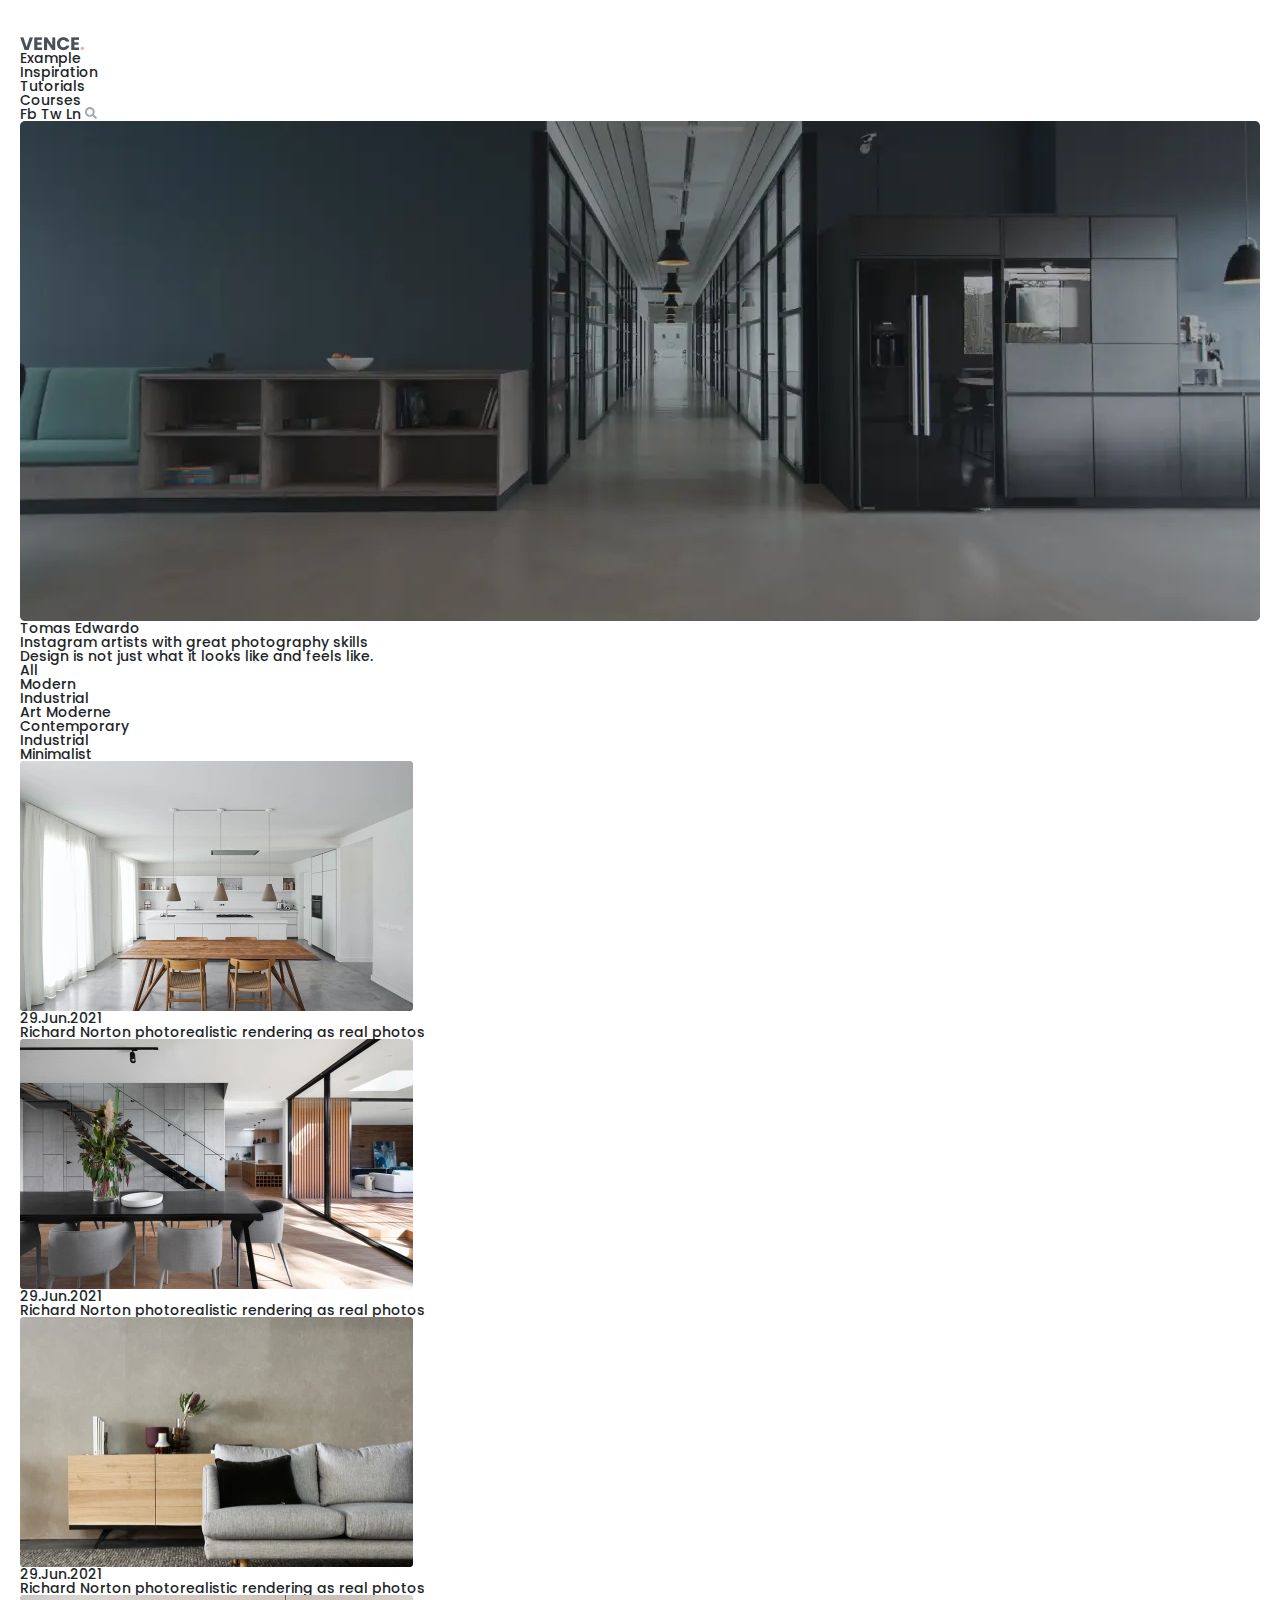
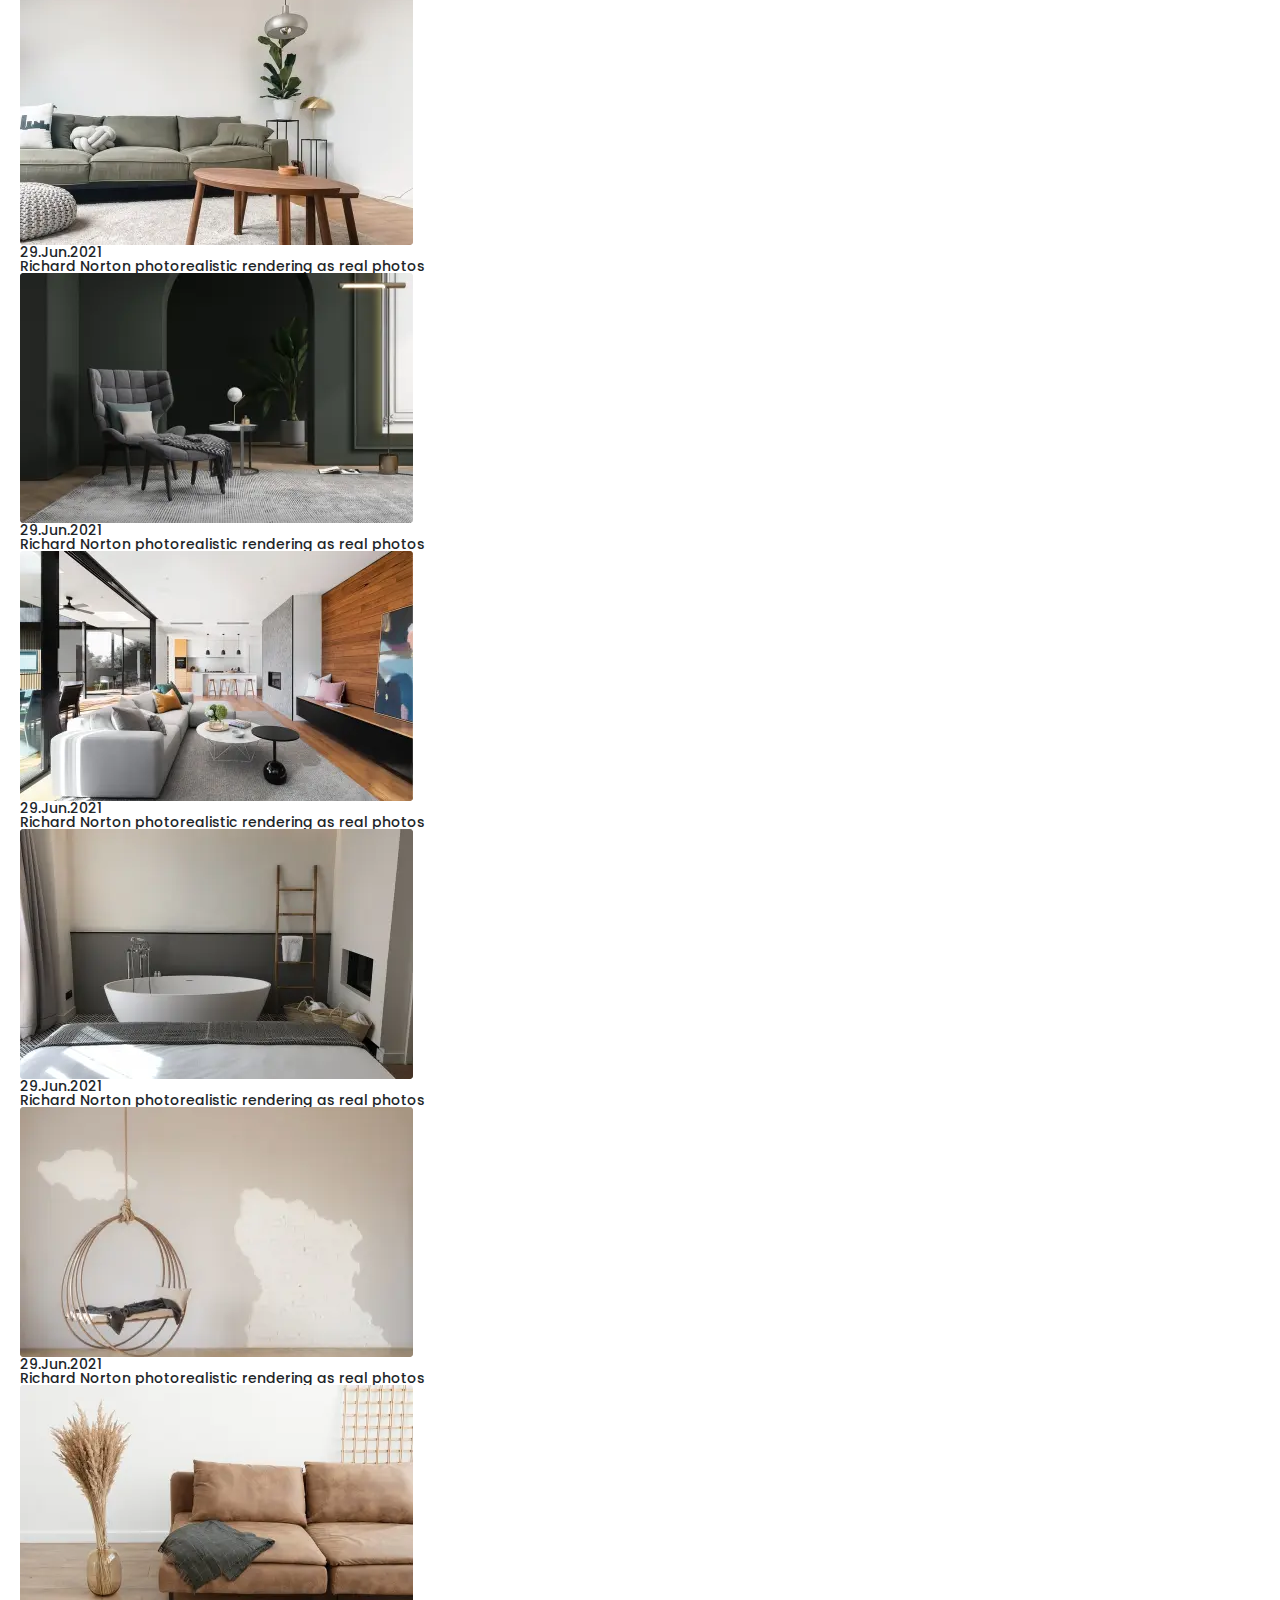
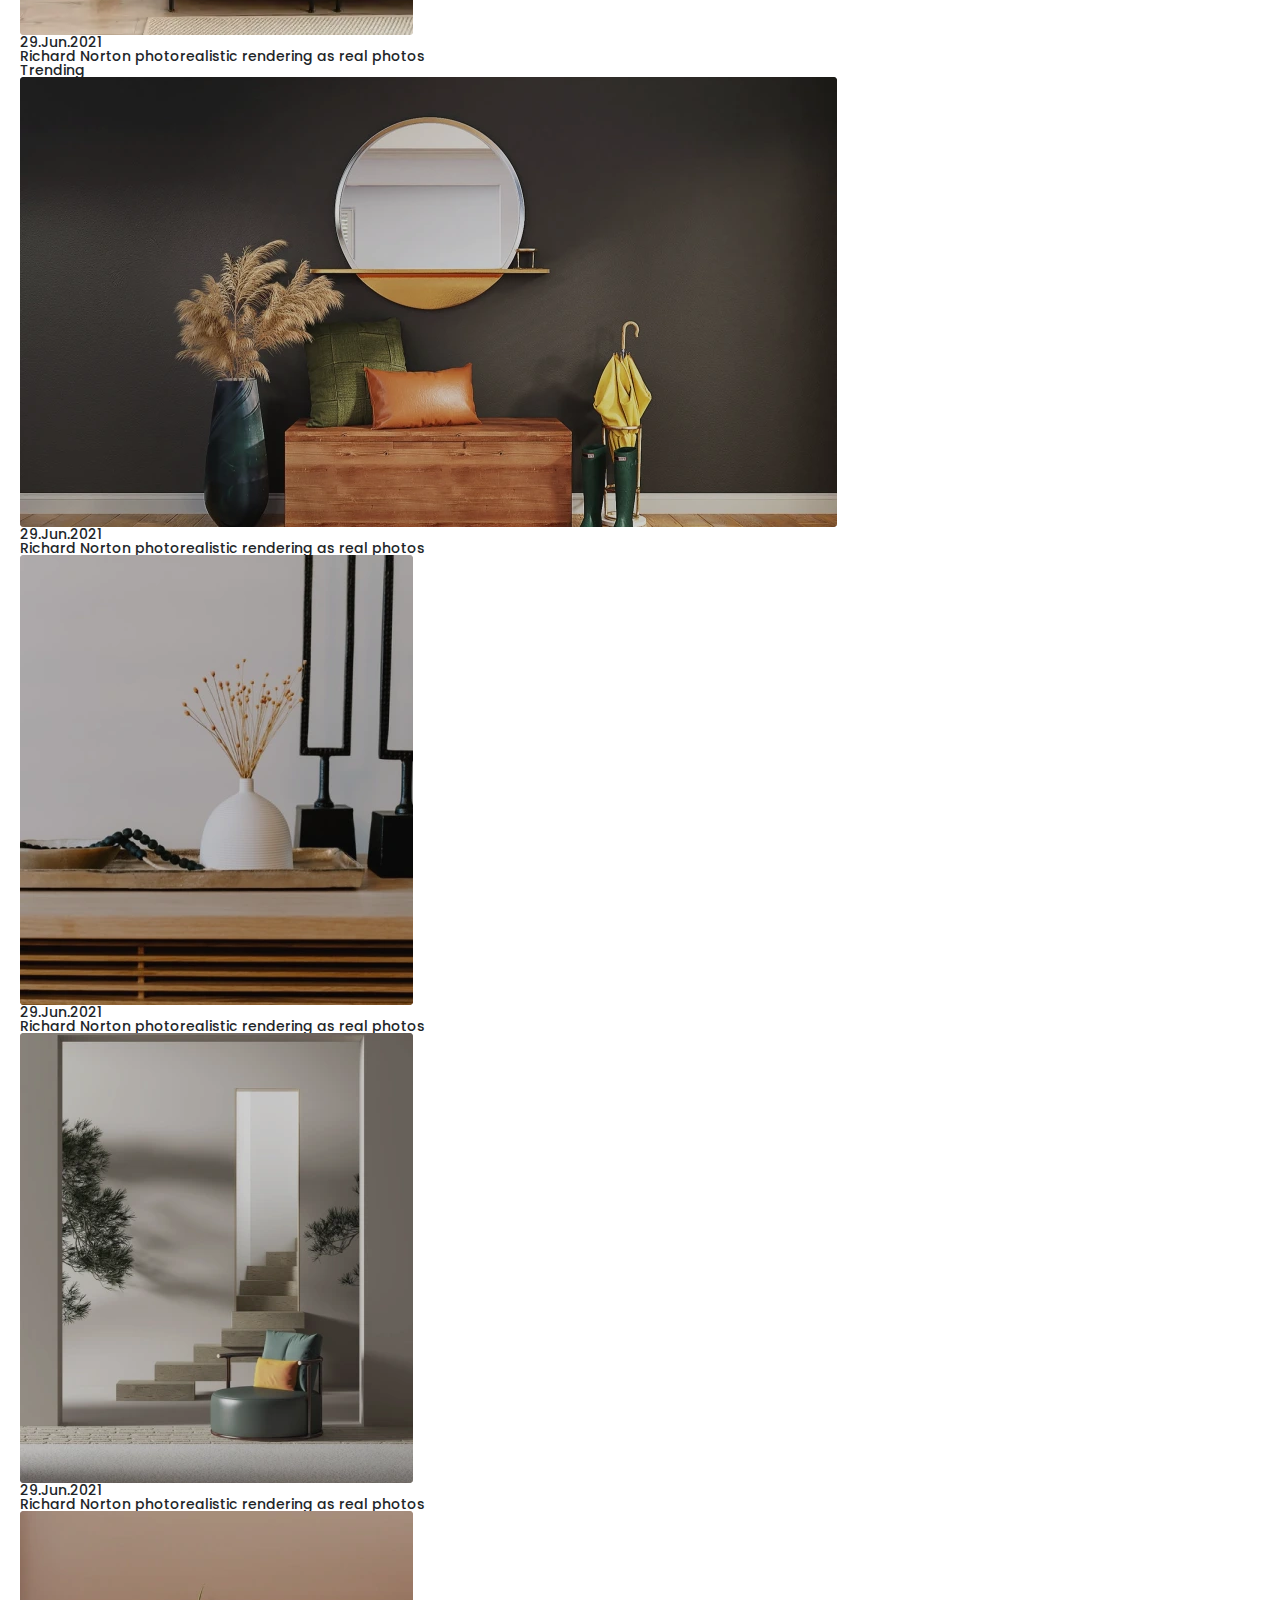
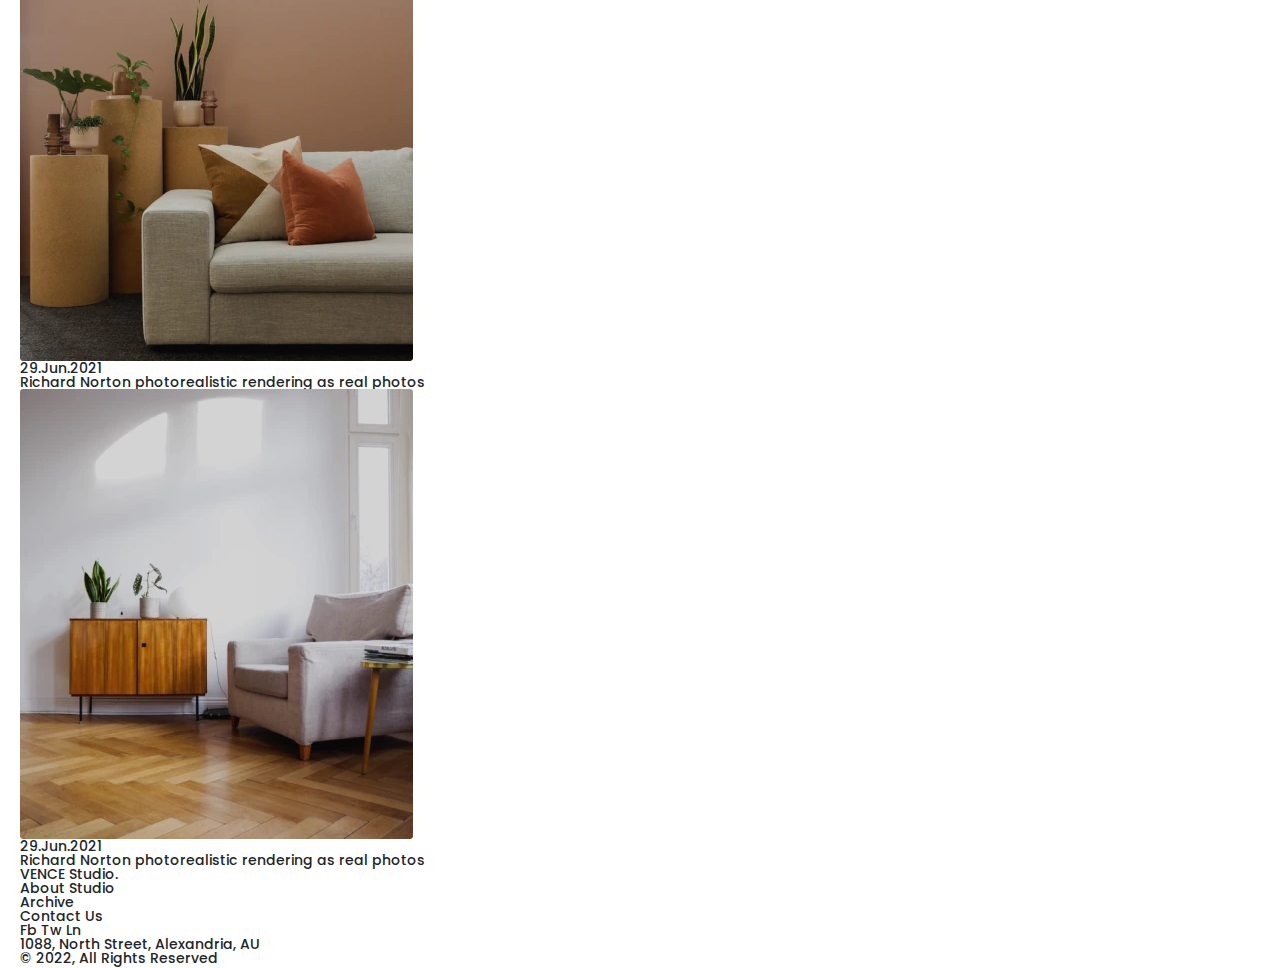
<file: lesson_10/index.html>
<!DOCTYPE html>
<html lang="en">

<head>
    <meta charset="UTF-8">
    <meta name="viewport" content="width=device-width, initial-scale=1.0">
    <link rel="preconnect" href="https://fonts.googleapis.com">
    <link rel="preconnect" href="https://fonts.gstatic.com" crossorigin>
    <link href="https://fonts.googleapis.com/css2?family=Poppins:wght@300;500;700&display=swap" rel="stylesheet">
    <link rel="stylesheet" href="css/style.css">
    <title>Lesson 10</title>
</head>

<body>
    <header>
        <div class="header">
            <div class="header__container">
                <div class="header__nav">
                    <div class="header__logo">
                        <a href="#">
                            <img src="img/logo.png" alt="logo">
                        </a>
                    </div>
                    <div class="header__links">
                        <ul>
                            <li>
                                <a target="_blank" href="#">Example</a>
                            </li>
                            <li>
                                <a target="_blank" href="#">Inspiration</a>
                            </li>
                            <li>
                                <a target="_blank" href="#">Tutorials</a>
                            </li>
                            <li>
                                <a target="_blank" href="#">Courses</a>
                            </li>
                        </ul>
                    </div>
                    <div class="header__socials">
                        <a target="_blank" href="https://uk-ua.facebook.com/">Fb</a>
                        <a target="_blank" href="https://twitter.com/">Tw</a>
                        <a target="_blank" href="https://www.linkedin.com/">Ln</a>
                        <a href="#">
                            <img src="img/icon_search.svg" alt="icon_search">
                        </a>
                    </div>
                </div>
            </div>
        </div>
    </header>

    <main>
        <div class="main__container">
            <a class="block-header" href="#">
                <img class="block-header__image" src="img/webp/header.webp" alt="header-backgraund">
                <div class="block-header__label">Tomas Edwardo</div>
                <h2 class="block-header__title title">Instagram artists with great
                photography skills</h2>
            </a>
        </div>

        <div class="block-cards__container">
            <h2 class="block-cards__title title">Design is not just what it looks like and feels like.</h2>
            <ul class="block-cards__list">
                <li>
                    <a href="#">All</a>
                </li>
                <li>
                    <a href="#">Modern</a>
                </li>
                <li>
                    <a href="#">Industrial</a>
                </li>
                <li>
                    <a href="#">Art Moderne</a>
                </li>
                <li>
                    <a href="#">Contemporary</a>
                </li>
                <li><a href="#">Industrial</a>
                </li>
                <li>
                    <a href="#">Minimalist</a>
                </li>
            </ul>

            <div class="block-cards__items">
                <a class="block-cards__item item" href="#">
                    <img class="item__img" src="img/webp/01.webp" alt="img">
                    <div class="item__date">29.Jun.2021</div>
                    <div class="item__title">Richard Norton photorealistic rendering as real photos</div>
                </a>

                <a class="block-cards__item item" href="#">
                    <img class="item__img" src="img/webp/02.webp" alt="img">
                    <div class="item__date">29.Jun.2021</div>
                    <div class="item__title">Richard Norton photorealistic rendering as real photos</div>
                </a>
                

                <a class="block-cards__item item" href="#">
                    <img class="item__img" src="img/webp/03.webp" alt="img">
                    <div class="item__date">29.Jun.2021</div>
                    <div class="item__title">Richard Norton photorealistic rendering as real photos</div>
                </a>
            

                <a class="block-cards__item item" href="#">
                    <img class="item__img" src="img/webp/04.webp" alt="img">
                    <div class="item__date">29.Jun.2021</div>
                    <div class="item__title">Richard Norton photorealistic rendering as real photos</div>
                </a>
                
                <a class="block-cards__item item" href="#">
                    <img class="item__img" src="img/webp/05.webp" alt="img">
                    <div class="item__date">29.Jun.2021</div>
                    <div class="item__title">Richard Norton photorealistic rendering as real photos</div>
                </a>
            

                <a class="block-cards__item item" href="#">
                    <img class="item__img" src="img/webp/06.webp" alt="img">
                    <div class="item__date">29.Jun.2021</div>
                    <div class="item__title">Richard Norton photorealistic rendering as real photos</div>
                </a>

                <a class="block-cards__item item" href="#">
                    <img class="item__img" src="img/webp/07.webp" alt="img">
                    <div class="item__date">29.Jun.2021</div>
                    <div class="item__title">Richard Norton photorealistic rendering as real photos</div>
                </a>

                <a class="block-cards__item item" href="#">
                    <img class="item__img" src="img/webp/08.webp" alt="img">
                    <div class="item__date">29.Jun.2021</div>
                    <div class="item__title">Richard Norton photorealistic rendering as real photos</div>
                </a>

                <a class="block-cards__item item" href="#">
                    <img class="item__img" src="img/webp/09.webp" alt="img">
                    <div class="item__date">29.Jun.2021</div>
                    <div class="item__title">Richard Norton photorealistic rendering as real photos</div>
                </a>
            </div>
        </div>

        <div class="block-lower__container">
            <h2 class="block-lower__title tile ">Trending</h2>  
            <div class="block-lower__items">
                
                <a class="block-lower__item item item_picture" href="#">
                    <img class="item__img" src="img/webp/10.webp" alt="img">
                    <div class="item__date">29.Jun.2021</div>
                    <div class="item__title">Richard Norton photorealistic rendering as real photos</div>
                </a>

                <a class="block-lower__item item item_picture" href="#">
                    <img class="item__img" src="img/webp/11.webp" alt="img">
                    <div class="item__date">29.Jun.2021</div>
                    <div class="item__title">Richard Norton photorealistic rendering as real photos</div>
                </a>

                <a class="block-lower__item item item_picture" href="#">
                    <img class="item__img" src="img/webp/12.webp" alt="img">
                    <div class="item__date">29.Jun.2021</div>
                    <div class="item__title">Richard Norton photorealistic rendering as real photos</div>
                </a>

                <a class="block-lower__item item item_picture" href="#">
                    <img class="item__img" src="img/webp/13.webp" alt="img">
                    <div class="item__date">29.Jun.2021</div>
                    <div class="item__title">Richard Norton photorealistic rendering as real photos</div>
                </a>

                <a class="block-lower__item item item_picture" href="#">
                    <img class="item__img" src="img/webp/14.webp" alt="img">
                    <div class="item__date">29.Jun.2021</div>
                    <div class="item__title">Richard Norton photorealistic rendering as real photos</div>
                </a>
                
            </div>
        </div>
    </main>

    <footer class="footer">
        <div class="footer__container">
            <div class="footer__top row">
                <div class="row__logo">VENCE Studio.</div>
                <ul class="row__menu">
                    <li class="row__list">
                        <a href="#">About Studio</a>
                    </li>
                    <li class="row__list">
                        <a href="#">Archive</a>
                    </li>
                    <li class="row__list">
                        <a href="#">Contact Us</a>
                    </li>
                </ul>
                <div class="row__link">
                    <a href="#">Fb</a>
                    <a href="#">Tw</a>
                    <a href="#">Ln</a>
                </div>
            </div>
            <div class="footer__value">
                <div class="footer__adress">1088, North Street, Alexandria, AU</div>
                <div class="footer__year">© 2022, All Rights Reserved</div>
            </div>
        </div>
    </footer>


</body>

</html>
</file>
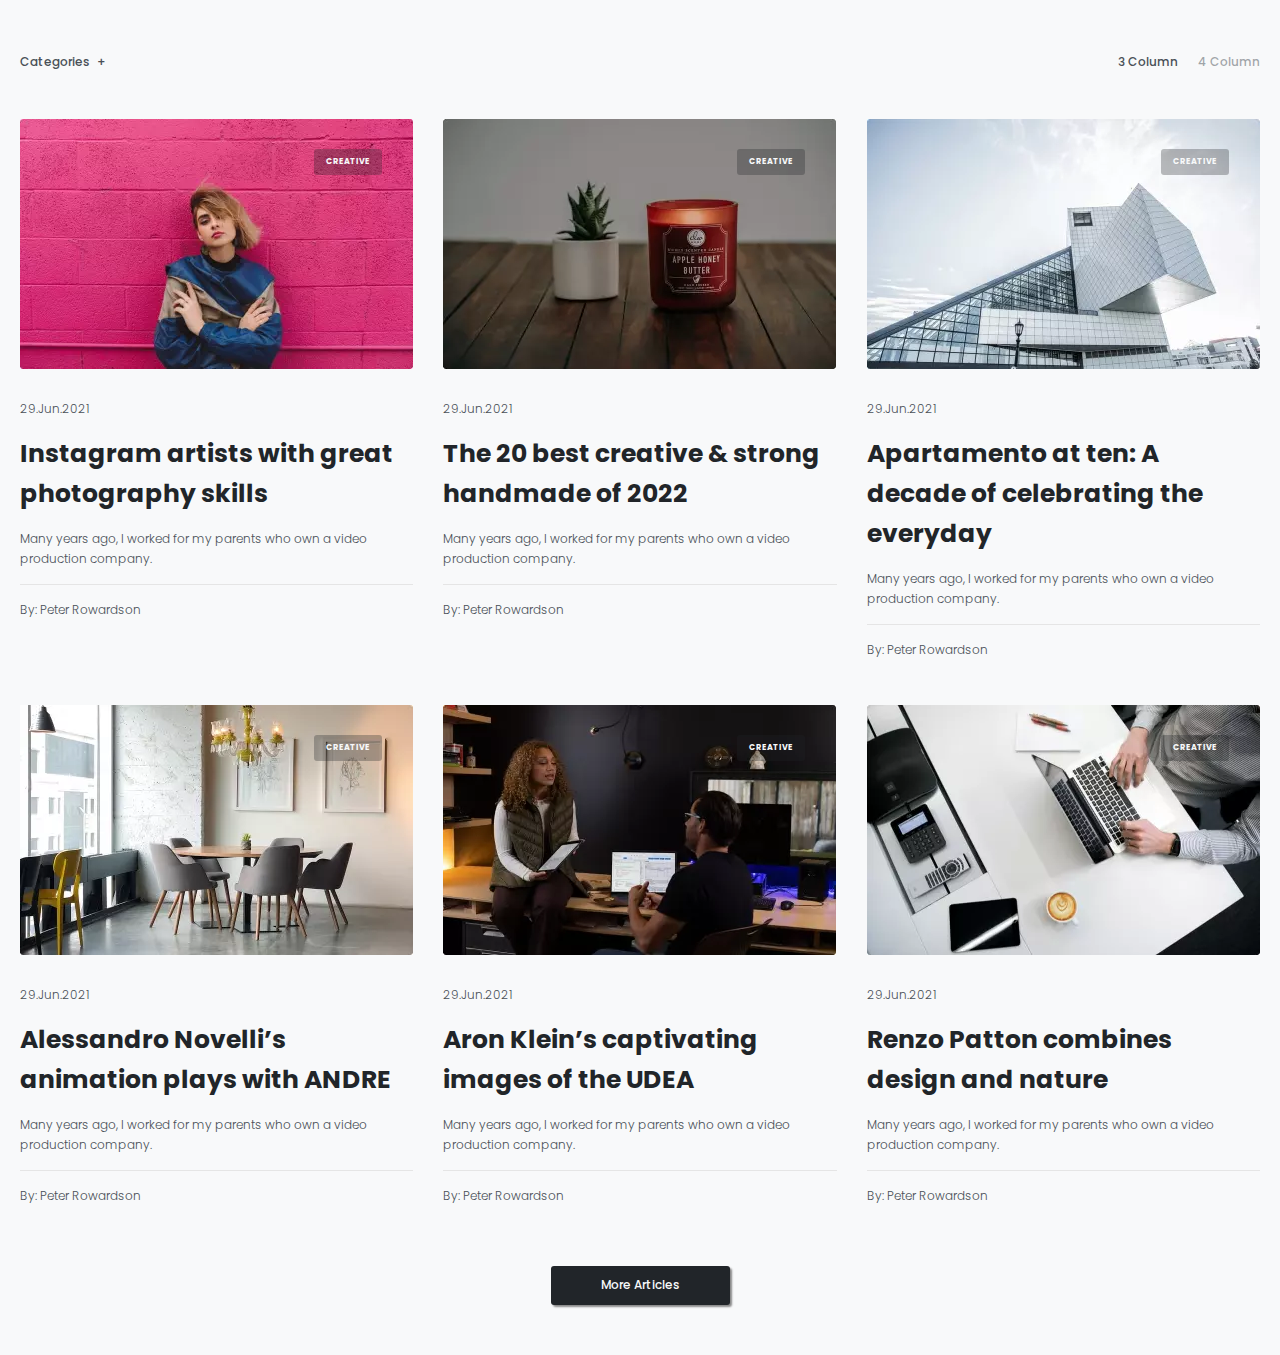
<file: lesson_14/index.html>
<!DOCTYPE html>
<html lang="en">

<head>
    <meta charset="UTF-8">
    <meta name="viewport" content="width=device-width, initial-scale=1.0">
    <link rel="preconnect" href="https://fonts.googleapis.com">
    <link rel="preconnect" href="https://fonts.gstatic.com" crossorigin>
    <link href="https://fonts.googleapis.com/css2?family=Poppins:wght@300;500;700&display=swap" rel="stylesheet">
    <link rel="stylesheet" href="css/style.css">
    <title>Lesson 14</title>
</head>

<body>
    <div class="wrapper">
        <header></header>
        <main class="page">
            <div class="page__container">
                <div class="page__navigation nav-page">
                    <div class="nav-page__categories">Categories</div>
                    <div class="nav-page__colums">
                        <div class="nav-page__colum">3 Column</div>
                        <div class="nav-page__colum nav-page__column--active">4 Column</div>
                    </div>   
                </div>
                <div class="page__content content">
                    <div class="content__block">
                        <div class="content__picture">
                            <img class="content__image" src="img/1.webp" alt="girl on a red background">
                            <a class="content__button-creative" href="#">Creative</a>
                        </div>
                        <div class="content__desc">
                            <div class="content__date">29.Jun.2021</div>
                            <a class="content__title" href="#">
                                <h2>Instagram artists with great photography skills</h2>
                            </a>
                            <p class="content__text">Many years ago, I worked for my parents who own a video
                            production company.</p>
                            <div class="content__author">By: Peter Rowardson</div>
                        </div>
                    </div>
                    <div class="content__block">
                        <div class="content__picture">
                            <img class="content__image" src="img/2.webp" alt="girl on a red background">
                                <a class="content__button-creative" href="#">Creative</a>
                        </div>
                        <div class="content__desc">
                            <div class="content__date">29.Jun.2021</div>
                            <a class="content__title" href="#">
                                <h2>The 20 best creative & strong handmade of 2022</h2>
                            </a>
                            <p class="content__text">Many years ago, I worked for my parents who own a video
                                    production company.</p>
                            <div class="content__author">By: Peter Rowardson</div>
                        </div>
                    </div>
                    <div class="content__block">
                        <div class="content__picture">
                            <img class="content__image" src="img/3.webp" alt="girl on a red background">
                            <a class="content__button-creative" href="#">Creative</a>
                        </div>
                        <div class="content__desc">
                            <div class="content__date">29.Jun.2021</div>
                            <a class="content__title" href="#">
                                <h2>Apartamento at ten: A decade of celebrating the everyday</h2>
                            </a>
                            <p class="content__text">Many years ago, I worked for my parents who own a video
                                        production company.</p>
                            <div class="content__author">By: Peter Rowardson</div>
                        </div>
                    </div>
                    <div class="content__block">
                        <div class="content__picture">
                            <img class="content__image" src="img/4.webp" alt="girl on a red background">
                            <a class="content__button-creative" href="#">Creative</a>
                        </div>
                        <div class="content__desc">
                            <div class="content__date">29.Jun.2021</div>
                            <a class="content__title" href="#">
                                <h2>Alessandro Novelli’s animation plays with ANDRE</h2>
                            </a>
                            <p class="content__text">Many years ago, I worked for my parents who own a video
                                    production company.</p>
                            <div class="content__author">By: Peter Rowardson</div>
                        </div>
                    </div>
                        <div class="content__block">
                            <div class="content__picture">
                                <img class="content__image" src="img/5.webp" alt="girl on a red background">
                                <a class="content__button-creative" href="#">Creative</a>
                            </div>
                            <div class="content__desc">
                                <div class="content__date">29.Jun.2021</div>
                                <a class="content__title" href="#">
                                    <h2>Aron Klein’s captivating images of the UDEA</h2>
                                </a>
                                <p class="content__text">Many years ago, I worked for my parents who own a video
                                    production company.</p>
                                <div class="content__author">By: Peter Rowardson</div>
                            </div>
                        </div>
                        <div class="content__block">
                            <div class="content__picture">
                                <img class="content__image" src="img/6.webp" alt="girl on a red background">
                                <a class="content__button-creative" href="#">Creative</a>
                            </div>
                            <div class="content__desc">
                                <div class="content__date">29.Jun.2021</div>
                                <a class="content__title" href="#">
                                    <h2>Renzo Patton combines design and nature</h2>
                                </a>
                                <p class="content__text">Many years ago, I worked for my parents who own a video
                                        production company.</p>
                                <div class="content__author">By: Peter Rowardson</div>
                            </div>
                        </div>
                </div>
                <div class="page__footer footer">
                    <a class="footer__link" href="#">More Articles</a>
                </div>
            </div>
        </main>
    </div>

</body>

</html>
</file>
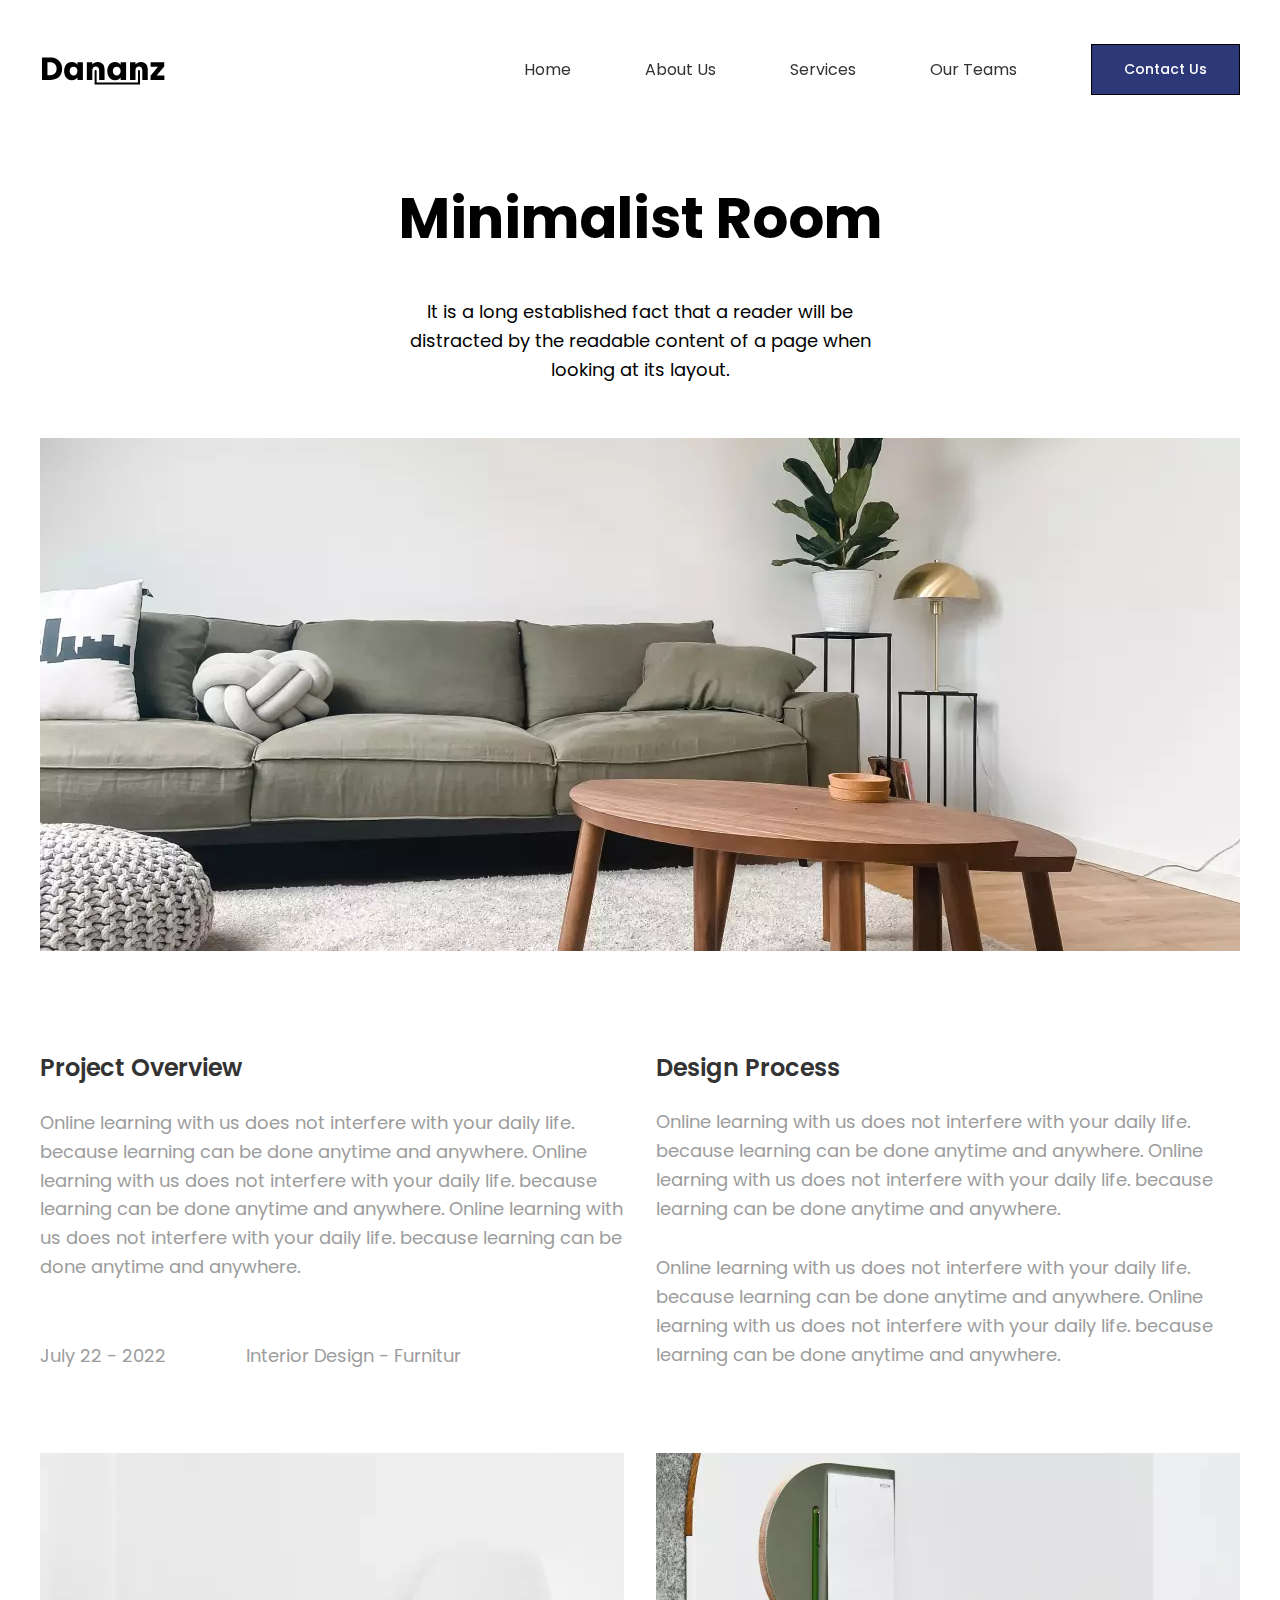
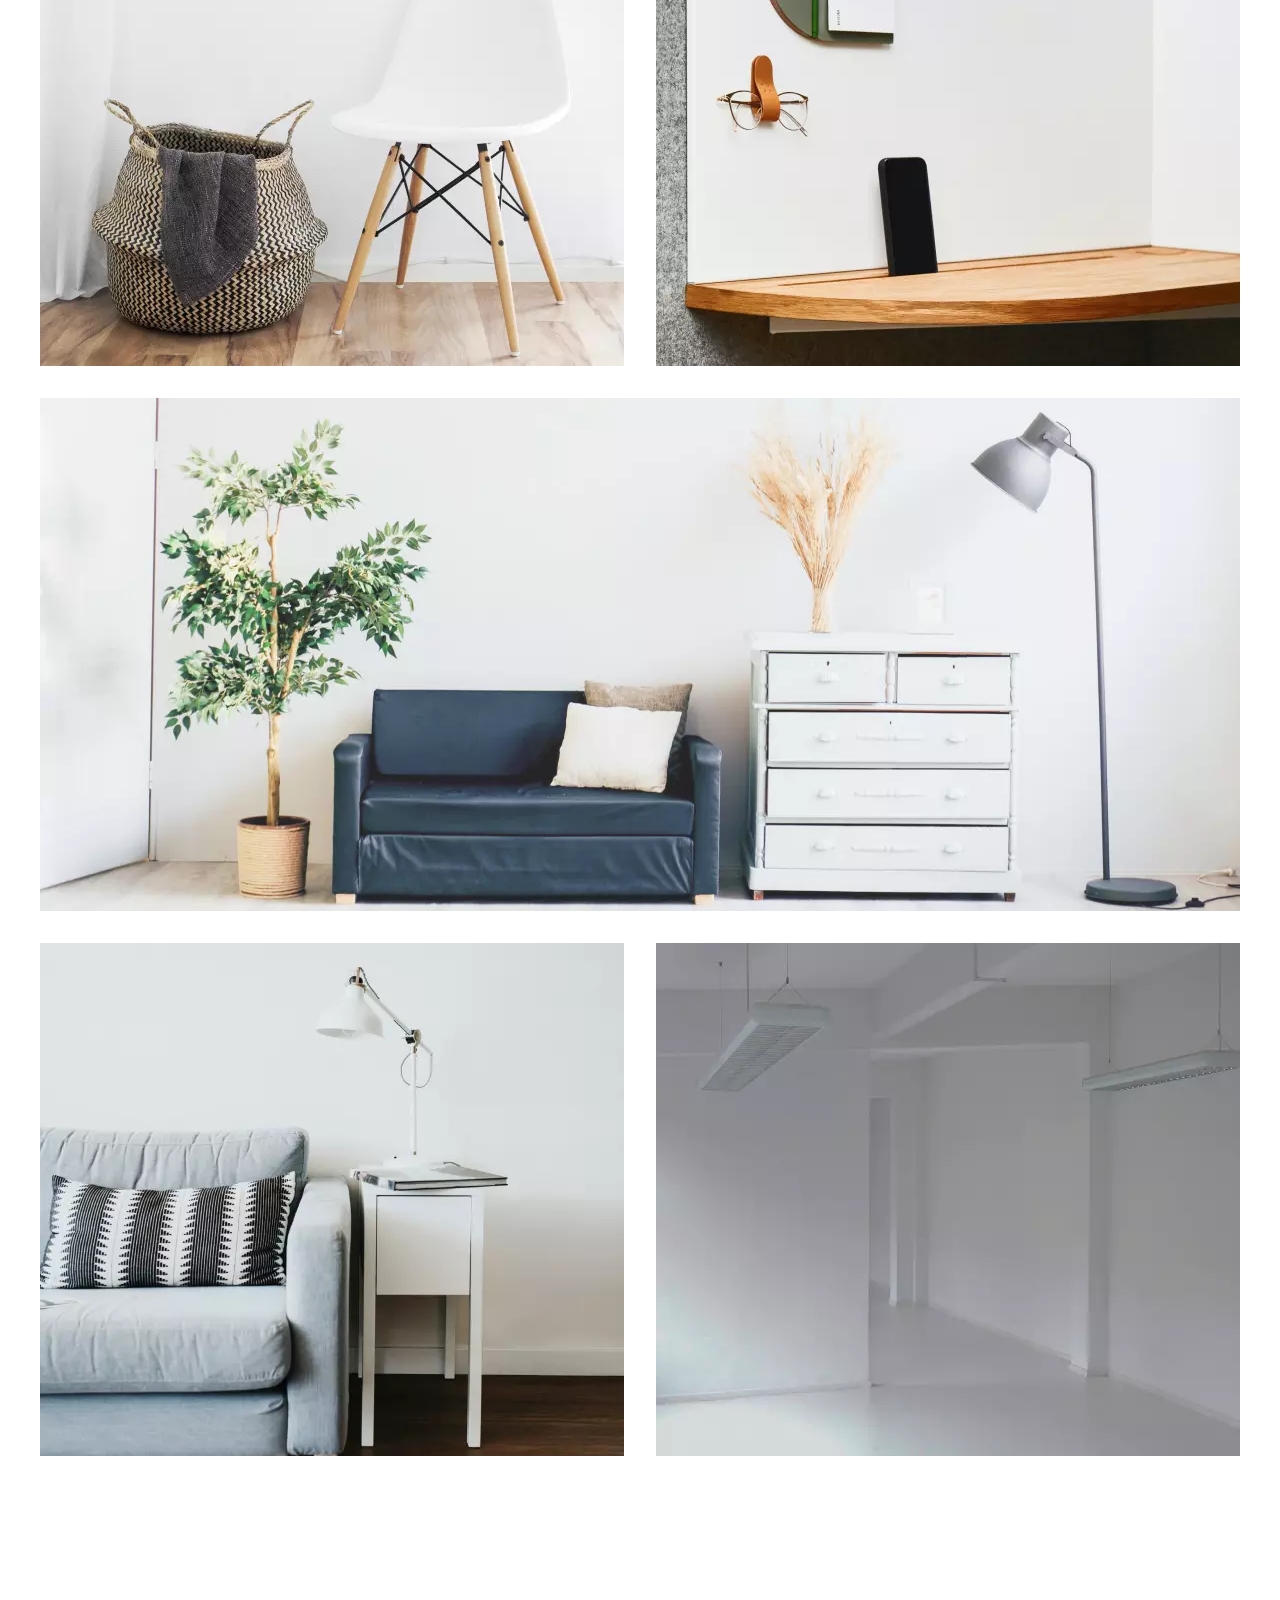
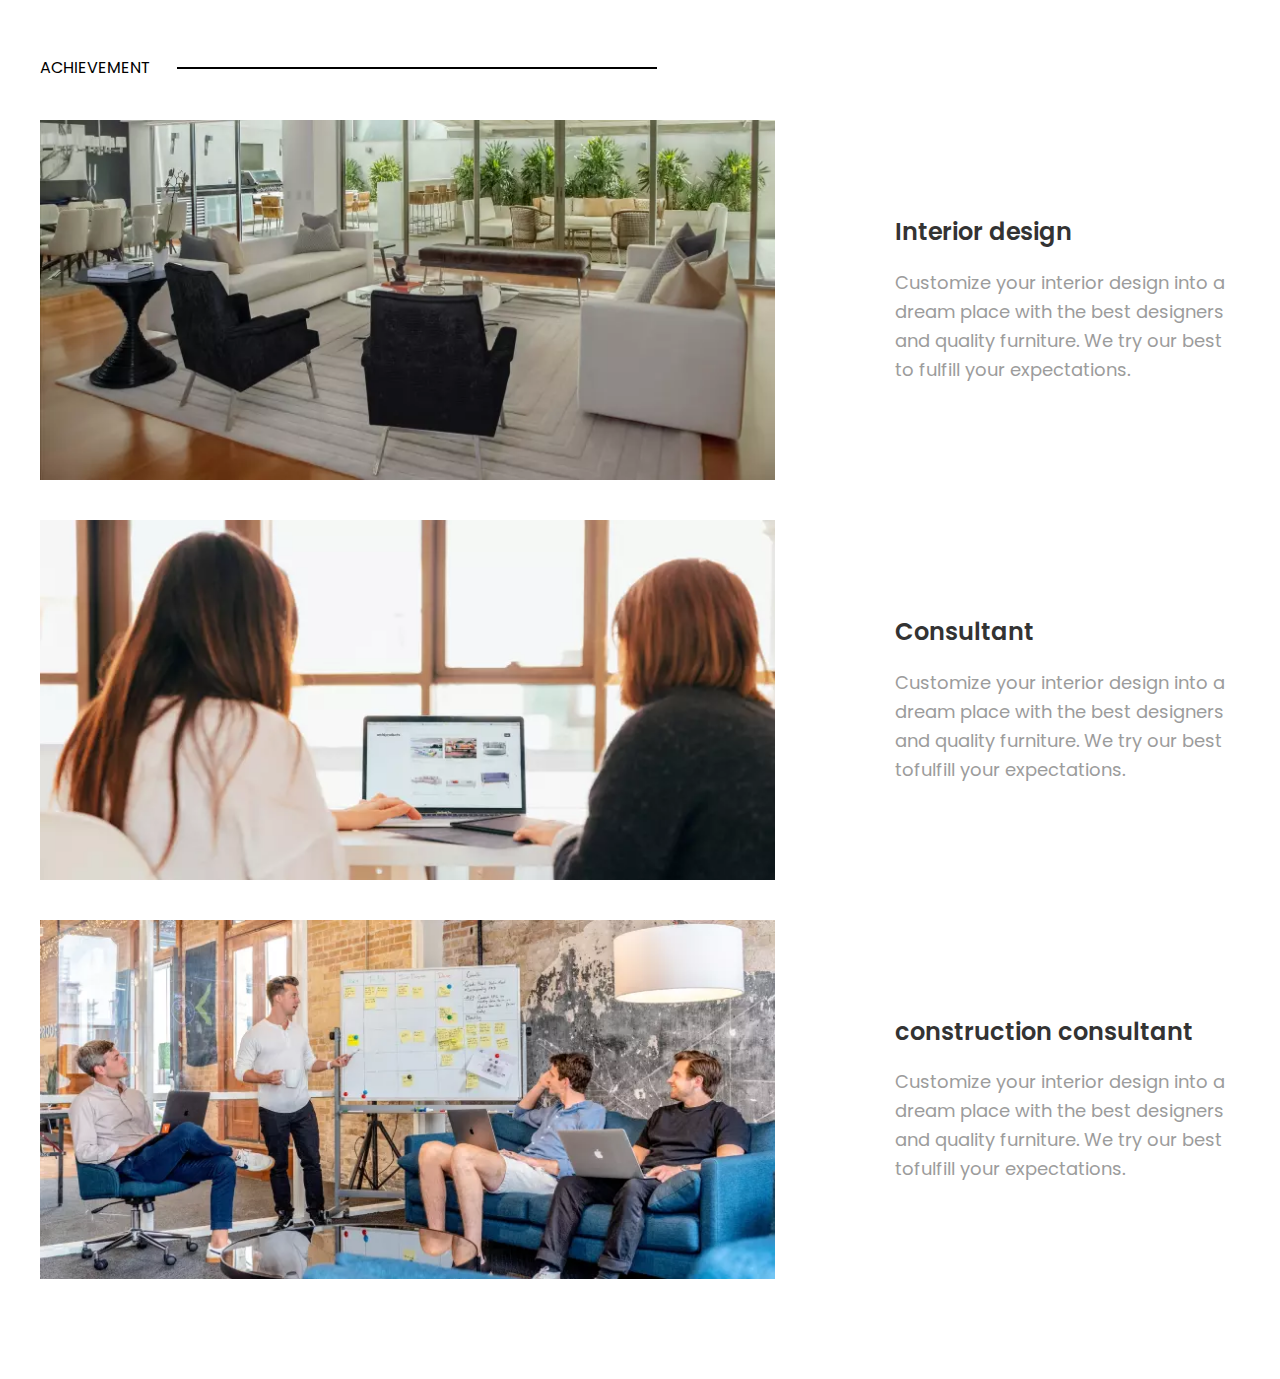
<file: lesson_15/index.html>
<!DOCTYPE html>
<html lang="en">

<head>
    <meta charset="UTF-8">
    <meta name="viewport" content="width=device-width, initial-scale=1.0">
    <link rel="preconnect" href="https://fonts.googleapis.com">
    <link rel="preconnect" href="https://fonts.gstatic.com" crossorigin>
    <link href="https://fonts.googleapis.com/css2?family=Poppins:wght@400;500;600;700&display=swap" rel="stylesheet">
    <link rel="stylesheet" href="css/style.css">
    <title>Lesson 15</title>
</head>

<body>
    <div class="wrapper">
        <header class="header">
            <div class="header__container">
                <a class="header__logo" href="#">
                    <img src="img/logo.svg" alt="logo">
                </a>
                <ul class="header__menu menu-header">
                    <li class="menu-header__item">
                        <a class="menu-header__link" href="#">Home</a>
                    </li>
                    <li class="menu-header__item">
                        <a class="menu-header__link" href="#">About Us</a>
                    </li>
                    <li class="menu-header__item">
                        <a class="menu-header__link" href="#">Services</a>
                    </li>
                    <li class="menu-header__item">
                        <a class="menu-header__link" href="#">Our Teams</a>
                    </li>
                </ul>
                <a class="header__button" href="#">Contact Us</a>
            </div>
        </header>
        <main class="page">
            <div class="page__minimal minimal">
                <div class="minimal__container">
                    <div class="minimal__intro intro-minimal">
                        <h1 class="intro-minimal__title">Minimalist Room</h1>
                        <div class="intro-monimal__subtitle">
                            <p>
                                It is a long established fact that a reader will be distracted by the readable content of a page when looking at its
                                layout.
                            </p>
                        </div>
                        <div class="intro-monimal__image">
                            <img src="img/webp/01.webp" alt="living_room">
                        </div>
                    </div>
                    <div class="minimal__project project-minimal">
                        <div class="project-minimal__about">
                            <div class="project-minimal__column">
                                <div class="project-minimal__article article-project">
                                    <h4 class="article-project__title">Project Overview</h4>
                                </div>
                                <div class="article-project__text">
                                    <p>
                                        Online learning with us does not interfere with your daily life. because learning can be done anytime and anywhere.
                                        Online learning with us does not interfere with your daily life. because learning can be done anytime and anywhere.
                                        Online learning with us does not interfere with your daily life. because learning can be done anytime and anywhere.
                                    </p>
                                </div>
                                <div class="article-project__details">
                                    <div class="article-project__date">July 22 - 2022</div>
                                    <div class="article-project__categorie">Interior Design - Furnitur</div>
                                </div>
                        </div>
                            <div class="project-minimal__column">
                                <div class="project-minimal__article article-project">
                                    <h4 class="article-project__title article-title">Design Process</h4>
                                </div>
                                <div class="article-project__text">
                                    <p>
                                        Online learning with us does not interfere with your daily life. because learning can be done anytime and
                                        anywhere.
                                        Online learning with us does not interfere with your daily life. because learning can be done anytime and
                                        anywhere.
                                    </p>
                                    <p>
                                        Online learning with us does not interfere with your daily life. because learning can be done anytime and
                                        anywhere.
                                        Online learning with us does not interfere with your daily life. because learning can be done anytime and
                                        anywhere.
                                    </p>
                                </div>
                            </div>
                    </div>
                    <div class="project-minimal__images images-minimal">
                        <div class="images-minimal__image-wrapper">
                            <div class="images-minimal__image">
                                <img src="img/webp/02.webp" alt="white chair">
                            </div>
                        </div>
                        <div class="images-minimal__image-wrapper">
                            <div class="images-minimal__image">
                                <img src="img/webp/03.webp" alt="glasses and phone">
                            </div>
                        </div>
                        <div class="images-minimal__image-wrapper">
                            <div class="images-minimal__image">
                                <img src="img/webp/04.webp" alt="living room">
                            </div>
                        </div>
                        <div class="images-minimal__image-wrapper">
                            <div class="images-minimal__image">
                                <img src="img/webp/05.webp" alt="sofa and lamp">
                            </div>
                        </div>
                        <div class="images-minimal__image-wrapper">
                            <div class="images-minimal__image">
                                <img src="img/webp/06.webp" alt="white room">
                            </div>
                        </div>
                    </div>
                </div> 
            </div>
            </div>
            <div class="page__achievements achievements">
                <div class="achievements__container">
                    <h3 class="achievements__title">ACHIEVEMENT</h3>
                    <div class="achievements__section section-achievement">
                        <div class="section-achievement__image">
                            <img src="img/webp/07.webp" alt="interior_design">
                        </div>
                        <div class="section-achievement__description">
                            <h4 class="section-achievement__title article-title">Interior design</h4>
                            <div class="section-achievement__text">
                                <p>
                                    Customize your interior design into a dream place with the best designers and quality furniture. We try our best to
                                    fulfill your expectations.
                                </p>
                            </div>
                        </div>
                    </div>
                    <div class="achievements__section section-achievement">
                        <div class="section-achievement__image">
                            <img src="img/webp/08.webp" alt="consultant">
                        </div>
                        <div class="section-achievement__description">
                            <h4 class="section-achievement__title article-title">Consultant</h4>
                            <div class="section-achievement__text">
                                <p>
                                    Customize your interior design into a dream place with the best designers and quality furniture. We try
                                    our best tofulfill your expectations.
                                </p>
                            </div>
                        </div>
                    </div>
                    <div class="achievements__section section-achievement">
                        <div class="section-achievement__image">
                            <img src="img/webp/09.webp" alt="construction_consultant">
                        </div>
                        <div class="section-achievement__description">
                            <h4 class="section-achievement__title article-title">construction consultant</h4>
                            <div class="section-achievement__text">
                                <p>
                                    Customize your interior design into a dream place with the best designers and quality furniture. We try
                                    our best tofulfill your expectations.
                                </p>
                            </div>
                        </div>
                    </div>
                </div>
            </div>
        </main>
    </div>
    
    <footer></footer>

</body>

</html>
</file>
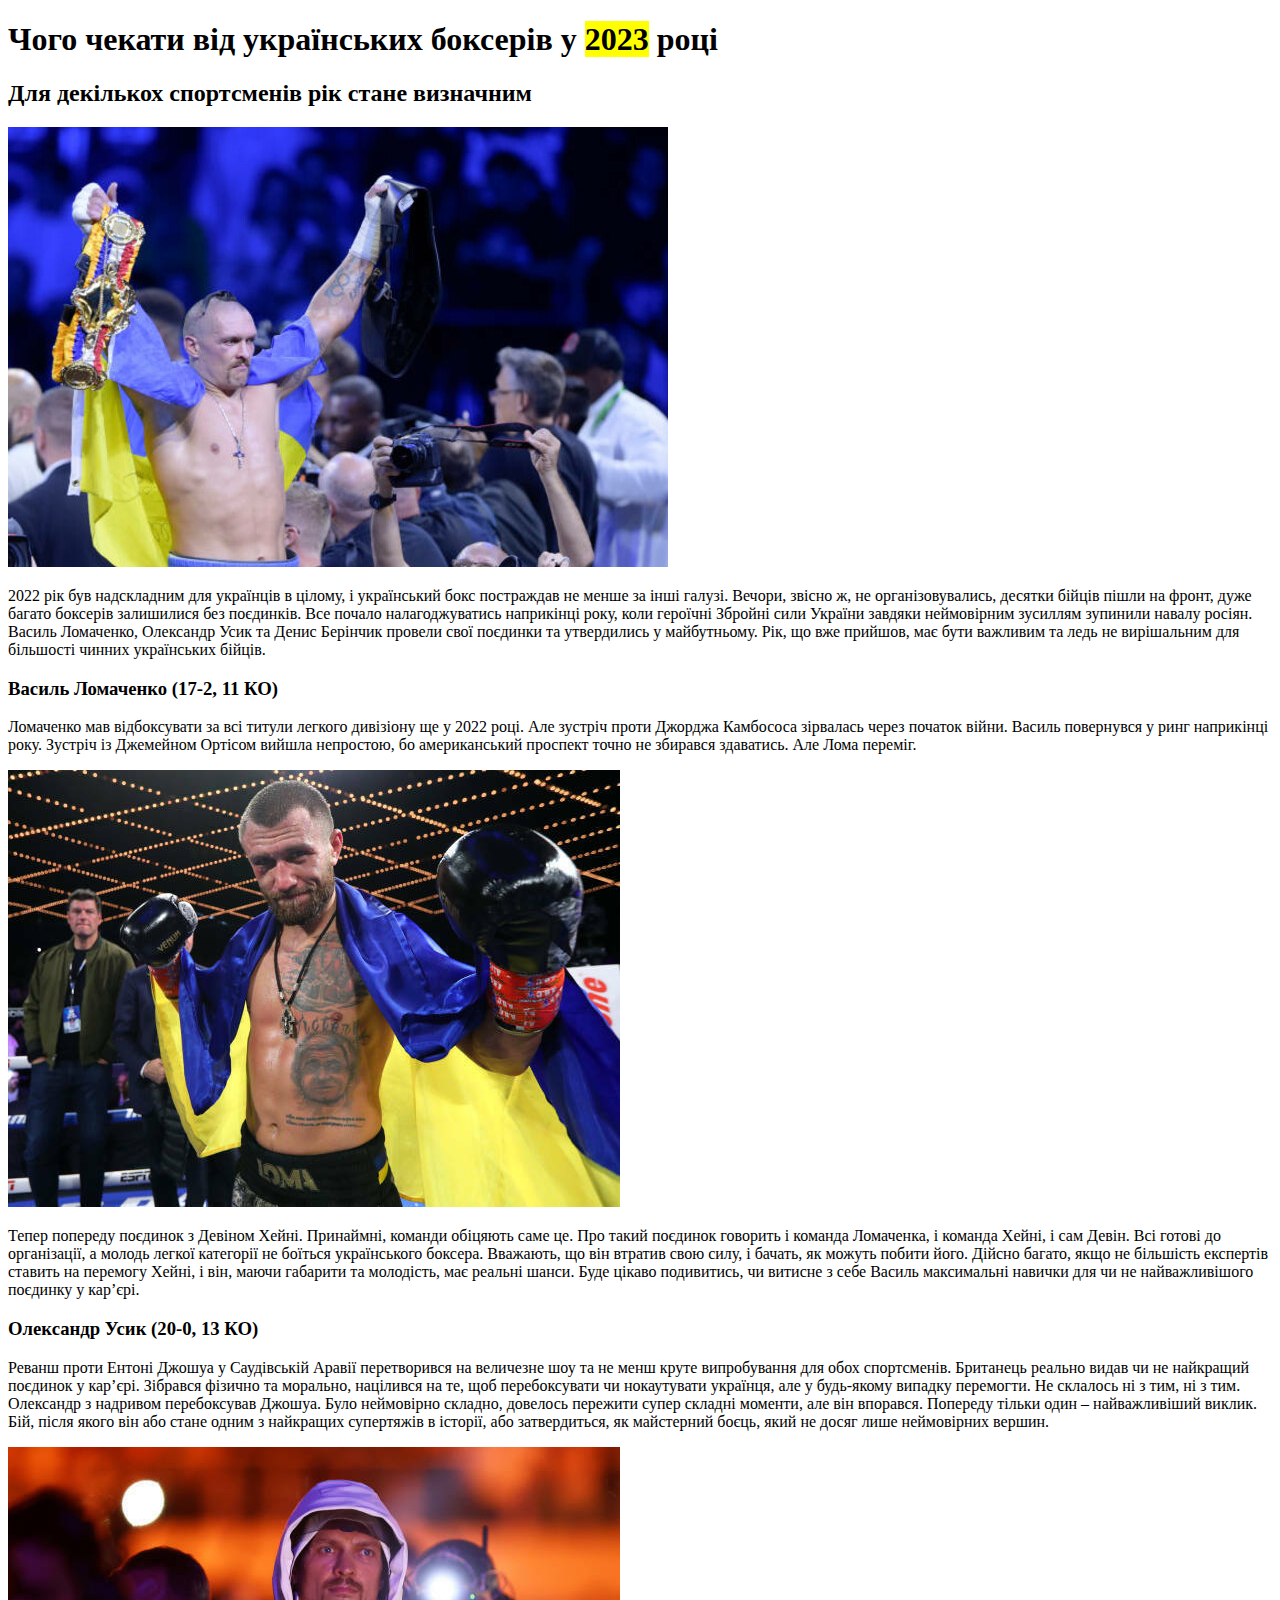
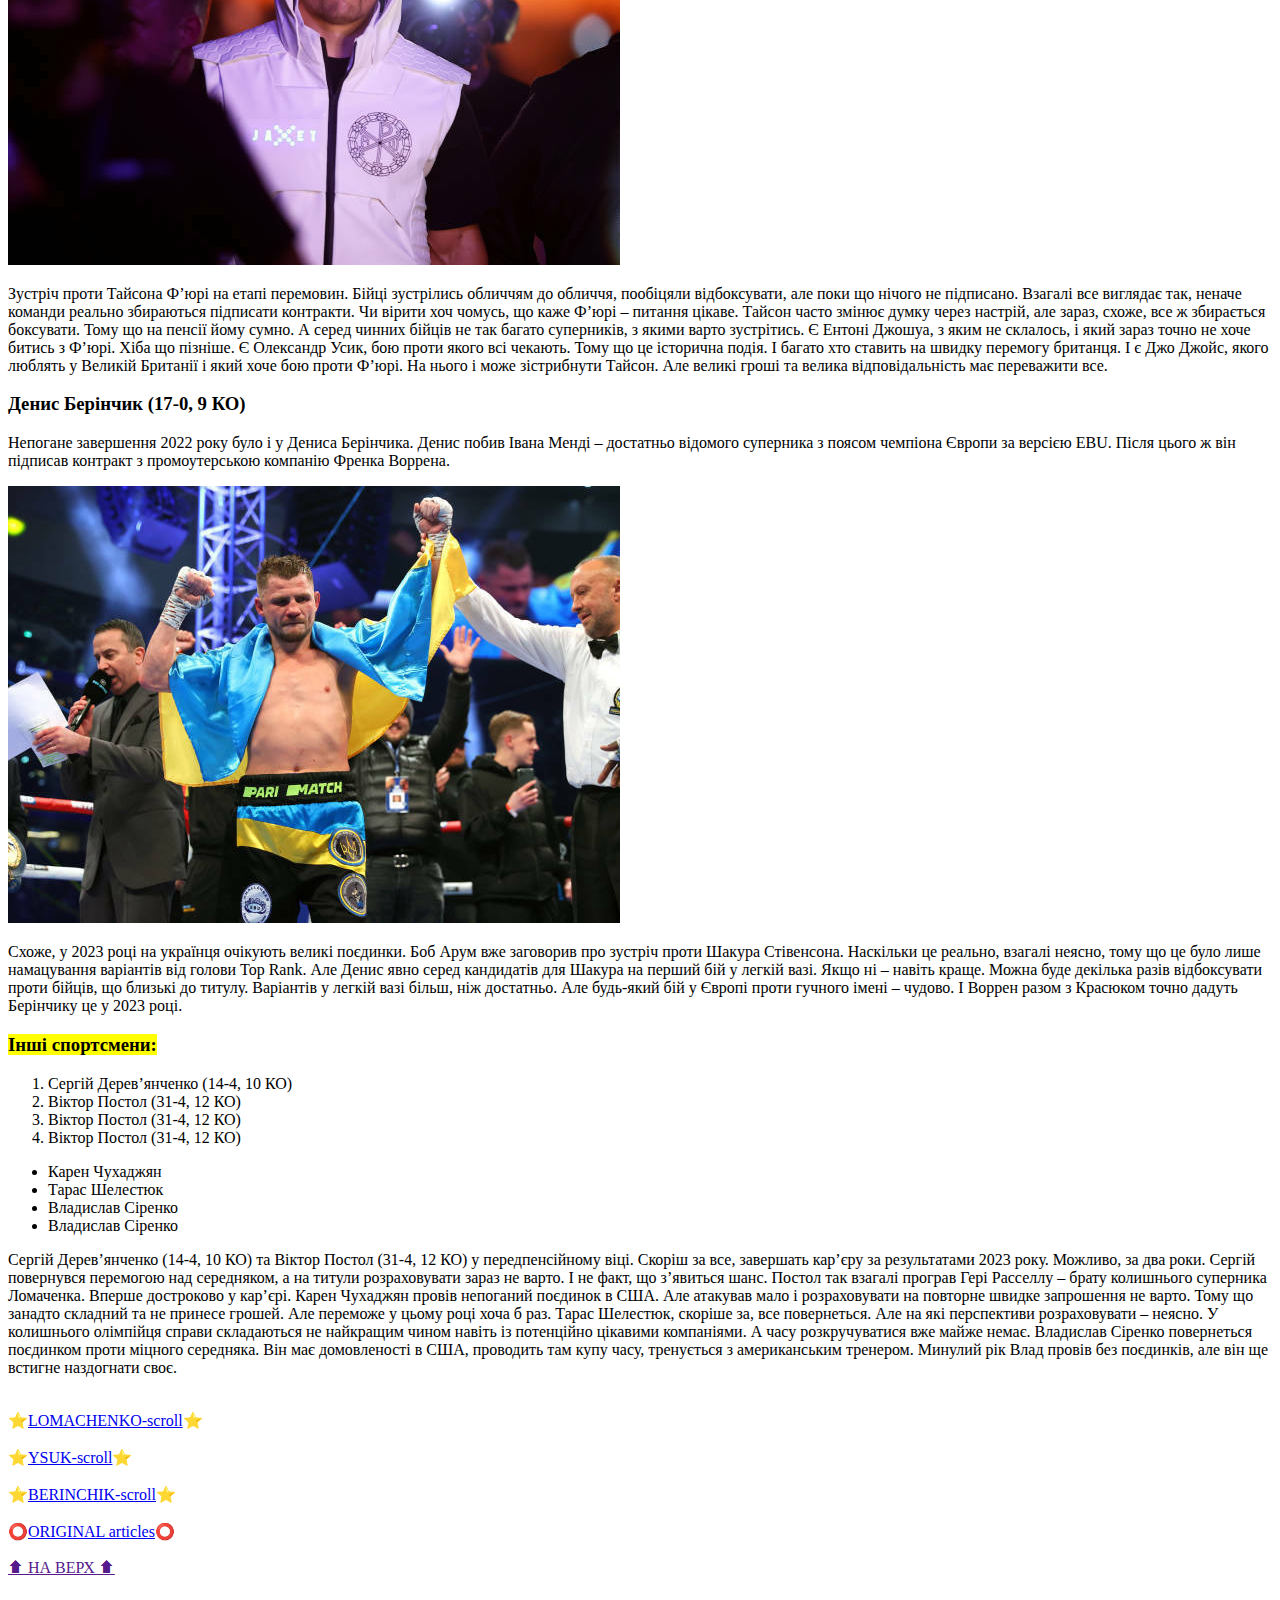
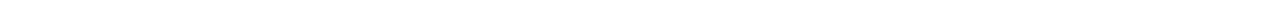
<file: lesson_2/index.html>
<!DOCTYPE html>
<html lang="zxx">
<head>
    <meta charset="UTF-8">
    <meta name="viewport" content="width=device-width, initial-scale=1.0">
    <title>Lesson 2</title>
</head>
<body>
    
    <header class="header">
        <h1>Чого чекати від українських боксерів у <mark>2023</mark> році</h1>
        <h2>Для декількох спортсменів рік стане визначним</h2>
    </header>
    <main class="main">
        <div class="foto_1">
            <img src="img/ysuk.jpg" alt="foto_ysuk">
            <p>2022 рік був надскладним для українців в цілому, і український бокс постраждав не менше за інші галузі. Вечори, звісно
            ж, не організовувались, десятки бійців пішли на фронт, дуже багато боксерів залишилися без поєдинків.
            
            Все почало налагоджуватись наприкінці року, коли героїчні Збройні сили України завдяки неймовірним зусиллям зупинили
            навалу росіян.  Василь Ломаченко, Олександр Усик та Денис Берінчик провели свої поєдинки та утвердились у майбутньому. 
            
            Рік, що вже прийшов, має бути важливим та ледь не вирішальним для більшості чинних українських бійців.</p>
        </div>

        <div id="l_1" class="foto_2">
            <h3>Василь Ломаченко (17-2, 11 КО)</h3>
            <p>Ломаченко мав відбоксувати за всі титули легкого дивізіону ще у 2022 році. Але зустріч проти Джорджа Камбососа зірвалась
            через початок війни. Василь повернувся у ринг наприкінці року. Зустріч із Джемейном Ортісом вийшла непростою, бо
            американський проспект точно не збирався здаватись. Але Лома переміг.</p>
            <img src="img/loma.jpg" alt="lomachenko">
            <p>
                Тепер попереду поєдинок з Девіном Хейні. Принаймні, команди обіцяють саме це. Про такий поєдинок говорить і команда
                Ломаченка, і команда Хейні, і сам Девін. Всі готові до організації, а молодь легкої категорії не боїться українського
                боксера. Вважають, що він втратив свою силу, і бачать, як можуть побити його. 
                
                Дійсно багато, якщо не більшість експертів ставить на перемогу Хейні, і він, маючи габарити та молодість, має реальні
                шанси. Буде цікаво подивитись, чи витисне з себе Василь максимальні навички для чи не найважливішого поєдинку у кар’єрі.
            </p>
        </div>

        <div id="y_1" class="foto_3">
            <h3>Олександр Усик (20-0, 13 КО)</h3>
            <p>
                Реванш проти Ентоні Джошуа у Саудівській Аравії перетворився на величезне шоу та не менш круте випробування для обох
                спортсменів. Британець реально видав чи не найкращий поєдинок у кар’єрі. Зібрався фізично та морально, націлився на те,
                щоб перебоксувати чи нокаутувати українця, але у будь-якому випадку перемогти.
                
                Не склалось ні з тим, ні з тим. Олександр з надривом перебоксував Джошуа. Було неймовірно складно, довелось пережити
                супер складні моменти, але він впорався.
                
                Попереду тільки один – найважливіший виклик. Бій, після якого він або стане одним з найкращих супертяжів в історії, або
                затвердиться, як майстерний боєць, який не досяг лише неймовірних вершин.
            </p>
            <img src="img/ysuk_1.jpg" alt="foto_ysuk-1">
            <p>Зустріч проти Тайсона Ф’юрі на етапі перемовин. Бійці зустрілись обличчям до обличчя, пообіцяли відбоксувати, але поки
            що нічого не підписано. Взагалі все виглядає так, неначе команди реально збираються підписати контракти.
            
            Чи вірити хоч чомусь, що каже Ф’юрі – питання цікаве. Тайсон часто змінює думку через настрій, але зараз, схоже, все ж
            збирається боксувати. Тому що на пенсії йому сумно. А серед чинних бійців не так багато суперників, з якими варто
            зустрітись.
            
            Є Ентоні Джошуа, з яким не склалось, і який зараз точно не хоче битись з Ф’юрі. Хіба що пізніше. Є Олександр Усик, бою
            проти якого всі чекають. Тому що це історична подія. І багато хто ставить на швидку перемогу британця. І є Джо Джойс,
            якого люблять у Великій Британії і який хоче бою проти Ф’юрі. На нього і може зістрибнути Тайсон. Але великі гроші та
            велика відповідальність має переважити все.</p>
        </div>

        <div id="b_1" class="foto_4">
            <h3>Денис Берінчик (17-0, 9 КО)</h3>
            <p>
                Непогане завершення 2022 року було і у Дениса Берінчика. Денис побив Івана Менді – достатньо відомого суперника з поясом
                чемпіона Європи за версією EBU. Після цього ж він підписав контракт з промоутерською компанію Френка Воррена.
            </p>
            <img src="img/berinchuk.jpg" alt="foto_berinchuk">
            <p>
                Схоже, у 2023 році на українця очікують великі поєдинки. Боб Арум вже заговорив про зустріч проти Шакура Стівенсона.
                Наскільки це реально, взагалі неясно, тому що це було лише намацування варіантів від голови Top Rank. Але Денис явно
                серед кандидатів для Шакура на перший бій у легкій вазі.
                
                Якщо ні – навіть краще. Можна буде декілька разів відбоксувати проти бійців, що близькі до титулу. Варіантів у легкій
                вазі більш, ніж достатньо. Але будь-який бій у Європі проти гучного імені – чудово. І Воррен разом з Красюком точно
                дадуть Берінчику це у 2023 році.
            </p>
        </div>

        <div class="only">
            <h3><mark>Інші спортсмени:</mark></h3>
            <ol>
                <li>Сергій Дерев’янченко (14-4, 10 КО)</li>
                <li>Віктор Постол (31-4, 12 КО)</li>
                <li>Віктор Постол (31-4, 12 КО)</li>
                <li>Віктор Постол (31-4, 12 КО)</li>
            </ol>
            <ul>
                <li>Карен Чухаджян</li>
                <li>Тарас Шелестюк</li>
                <li>Владислав Сіренко</li>
                <li>Владислав Сіренко</li>
            </ul>
            <p>
                Сергій Дерев’янченко (14-4, 10 КО) та Віктор Постол (31-4, 12 КО) у передпенсійному віці. Скоріш за все, завершать
                кар’єру за результатами 2023 року. Можливо, за два роки. Сергій повернувся перемогою над середняком, а на титули
                розраховувати зараз не варто. І не факт, що з’явиться шанс. Постол так взагалі програв Гері Расселлу – брату колишнього
                суперника Ломаченка. Вперше достроково у кар’єрі.
                
                Карен Чухаджян провів непоганий поєдинок в США. Але атакував мало і розраховувати на повторне швидке запрошення не
                варто. Тому що занадто складний та не принесе грошей. Але переможе у цьому році хоча б раз.
                
                Тарас Шелестюк, скоріше за, все повернеться. Але на які перспективи розраховувати – неясно. У колишнього олімпійця
                справи складаються не найкращим чином навіть із потенційно цікавими компаніями. А часу розкручуватися вже майже немає.
                
                Владислав Сіренко повернеться поєдинком проти міцного середняка. Він має домовленості в США, проводить там купу часу,
                тренується з американським тренером. Минулий рік Влад провів без поєдинків, але він ще встигне наздогнати своє.
            </p>
        </div>
    </main>
    <br>
    
    <footer class="footer">
        <div>
            ⭐<a href="#l_1" class="link">LOMACHENKO-scroll</a>⭐<br><br> 
            ⭐<a href="#y_1" class="link">YSUK-scroll</a>⭐<br><br>
            ⭐<a href="#b_1" class="link">BERINCHIK-scroll</a>⭐<br><br>
            ⭕<a href="https://sport.ua/uk/news/610387-chego-ozhidat-ukrainskim-bokseram-v-2023-godu" class="link">ORIGINAL articles</a>⭕<br><br>
                <a href="" class="link"> 🡅 НА ВЕРХ 🡅</a><br><br>
        </div>
    
    </footer>
    
    
</body>
</html>
</file>
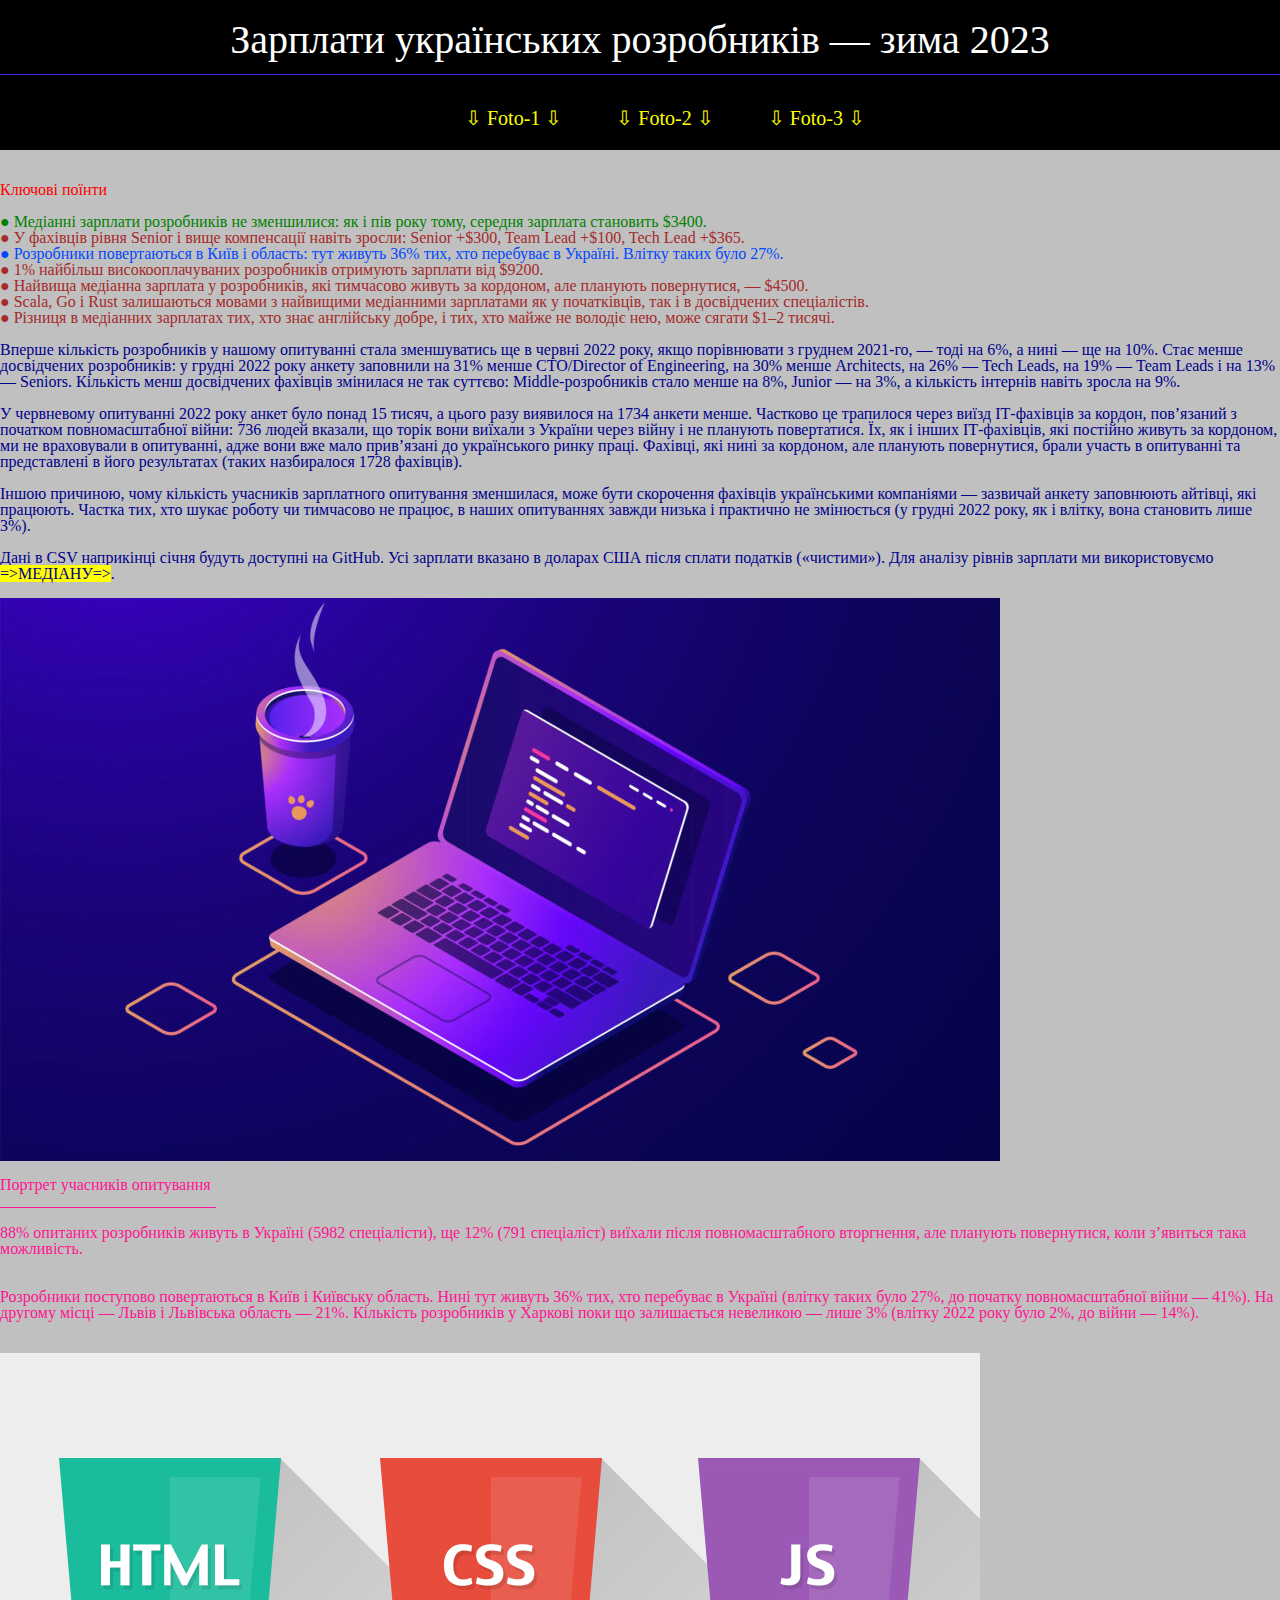
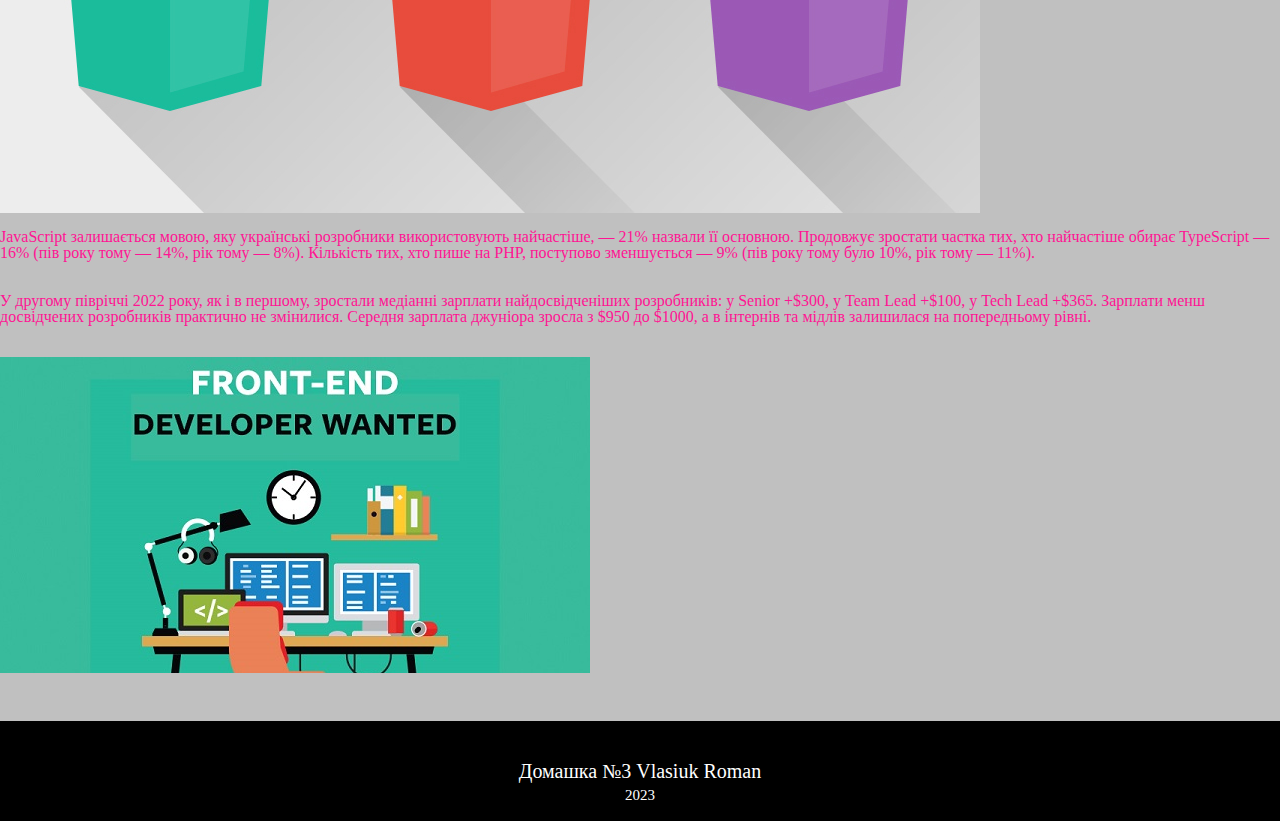
<file: lesson_3/index.html>
<!DOCTYPE html>
<html lang="zxx">
<head>
    <meta charset="UTF-8">
    <meta name="viewport" content="width=device-width, initial-scale=1.0">
    <link rel="stylesheet" href="css/style.css">
    <title>Lesson 3</title>
</head>
<body>
    
    <header class="header">
        <h1>Зарплати українських розробників — зима 2023</h1>
        <span>
        [base64]
        </span>
        <br>
        <br>
        <br>
        <div class="link_scroll">
            <a href="#f_1"> ⇩ Foto-1 ⇩</a>
            <a href="#f_2"> ⇩ Foto-2 ⇩</a>
            <a href="#f_3"> ⇩ Foto-3 ⇩</a>
        </div>
        
    </header>

    <br>
    <br>

    <main class="main">
        <div class="block__list">
            <h2>Ключові поїнти</h2>
            <br>
            <ul class="list">
                <li style="color: green;">● Медіанні зарплати розробників не зменшилися: як і пів року тому, середня зарплата становить $3400.</li>
                <li>● У фахівців рівня Senior і вище компенсації навіть зросли: Senior +$300, Team Lead +$100, Tech Lead +$365.</li>
                <li style="color: rgb(0, 72, 255);">● Розробники повертаються в Київ і область: тут живуть 36% тих, хто перебуває в Україні. Влітку таких було 27%.</li>
                <li>● 1% найбільш високооплачуваних розробників отримують зарплати від $9200.</li>
                <li>● Найвища медіанна зарплата у розробників, які тимчасово живуть за кордоном, але планують повернутися, — $4500.</li>
                <li>● Scala, Go і Rust залишаються мовами з найвищими медіанними зарплатами як у початківців, так і в досвідчених
                спеціалістів.</li>
                <li>● Різниця в медіанних зарплатах тих, хто знає англійську добре, і тих, хто майже не володіє нею, може сягати $1–2
                тисячі.</li>
            </ul>
        </div>

        <br>

        <div class="block__text">
            <p>
                Вперше кількість розробників у нашому опитуванні стала зменшуватись ще в червні 2022 року, якщо порівнювати з груднем
                2021-го, — тоді на 6%, а нині — ще на 10%. Стає менше досвідчених розробників: у грудні 2022 року анкету заповнили на
                31% менше СТО/Director of Engineering, на 30% менше Architects, на 26% — Tech Leads, на 19% — Team Leads і на 13% —
                Seniors. Кількість менш досвідчених фахівців змінилася не так суттєво: Middle-розробників стало менше на 8%, Junior — на
                3%, а кількість інтернів навіть зросла на 9%.
            </p>
            <br>
            <p>
                У червневому опитуванні 2022 року анкет було понад 15 тисяч, а цього разу виявилося на 1734 анкети менше. Частково це
                трапилося через виїзд ІТ-фахівців за кордон, пов’язаний з початком повномасштабної війни: 736 людей вказали, що торік
                вони виїхали з України через війну і не планують повертатися. Їх, як і інших ІТ-фахівців, які постійно живуть за
                кордоном, ми не враховували в опитуванні, адже вони вже мало прив’язані до українського ринку праці. Фахівці, які нині
                за кордоном, але планують повернутися, брали участь в опитуванні та представлені в його результатах (таких назбиралося
                1728 фахівців).
            </p>
            <br>
            <p>
                Іншою причиною, чому кількість учасників зарплатного опитування зменшилася, може бути скорочення фахівців українськими
                компаніями — зазвичай анкету заповнюють айтівці, які працюють. Частка тих, хто шукає роботу чи тимчасово не працює, в
                наших опитуваннях завжди низька і практично не змінюється (у грудні 2022 року, як і влітку, вона становить лише 3%).
            </p>
            <br>
            <p>
                Дані в CSV наприкінці січня будуть доступні на GitHub. Усі зарплати вказано в доларах США після сплати податків
                («чистими»). Для аналізу рівнів зарплати ми використовуємо 
                <a href="https://uk.wikipedia.org/wiki/%D0%9C%D0%B5%D0%B4%D1%96%D0%B0%D0%BD%D0%B0_(%D1%81%D1%82%D0%B0%D1%82%D0%B8%D1%81%D1%82%D0%B8%D0%BA%D0%B0)" target="_blank" class="link"><mark>=>МЕДІАНУ=></mark></a>.
            </p>
        </div>
    </main>

        <br>

    <section class="section">
        <img id="f_1" src="img/laptop.jpg" alt="laptop">
        <br>
        <br>
        <h2>Портрет учасників опитування</h2>
        <span>___________________________</span>
        <br>
        <br>
        <p>
            88% опитаних розробників живуть в Україні (5982 спеціалісти), ще 12% (791 спеціаліст) виїхали після повномаcштабного
            вторгнення, але планують повернутися, коли з’явиться така можливість.
        </p>
        <br>
        <br>
        <p>
            Розробники поступово повертаються в Київ і Київську область. Нині тут живуть 36% тих, хто перебуває в Україні (влітку
            таких було 27%, до початку повномасштабної війни — 41%). На другому місці — Львів і Львівська область — 21%. Кількість
            розробників у Харкові поки що залишається невеликою — лише 3% (влітку 2022 року було 2%, до війни — 14%).
        </p>
        <br>
        <br>
        <img id="f_2" src="img/front-end.jpg" alt="front-end">
        <br>
        <br>
        <p>
            JavaScript залишається мовою, яку українські розробники використовують найчастіше, — 21% назвали її основною. Продовжує
            зростати частка тих, хто найчастіше обирає TypeScript — 16% (пів року тому — 14%, рік тому — 8%). Кількість тих, хто
            пише на PHP, поступово зменшується — 9% (пів року тому було 10%, рік тому — 11%).
        </p>
        <br>
        <br>
        <p>
            У другому півріччі 2022 року, як і в першому, зростали медіанні зарплати найдосвідченіших розробників: у Senior +$300, у
            Team Lead +$100, у Tech Lead +$365.
            Зарплати менш досвідчених розробників практично не змінилися. Середня зарплата джуніора зросла з $950 до $1000, а в
            інтернів та мідлів залишилася на попередньому рівні.
        </p>
        <br>
        <br>
        <img id="f_3" src="img/developer_wanted.jpg" alt="developer_wanted">
    </section>

    <br>
    <br>
    <br>

    <footer class="footer">
        <div class="footer_dz">
            Домашка №3 Vlasiuk Roman
        </div>
        <div class="year">
            2023
        </div>
    </footer>
    
</body>
</html>
</file>
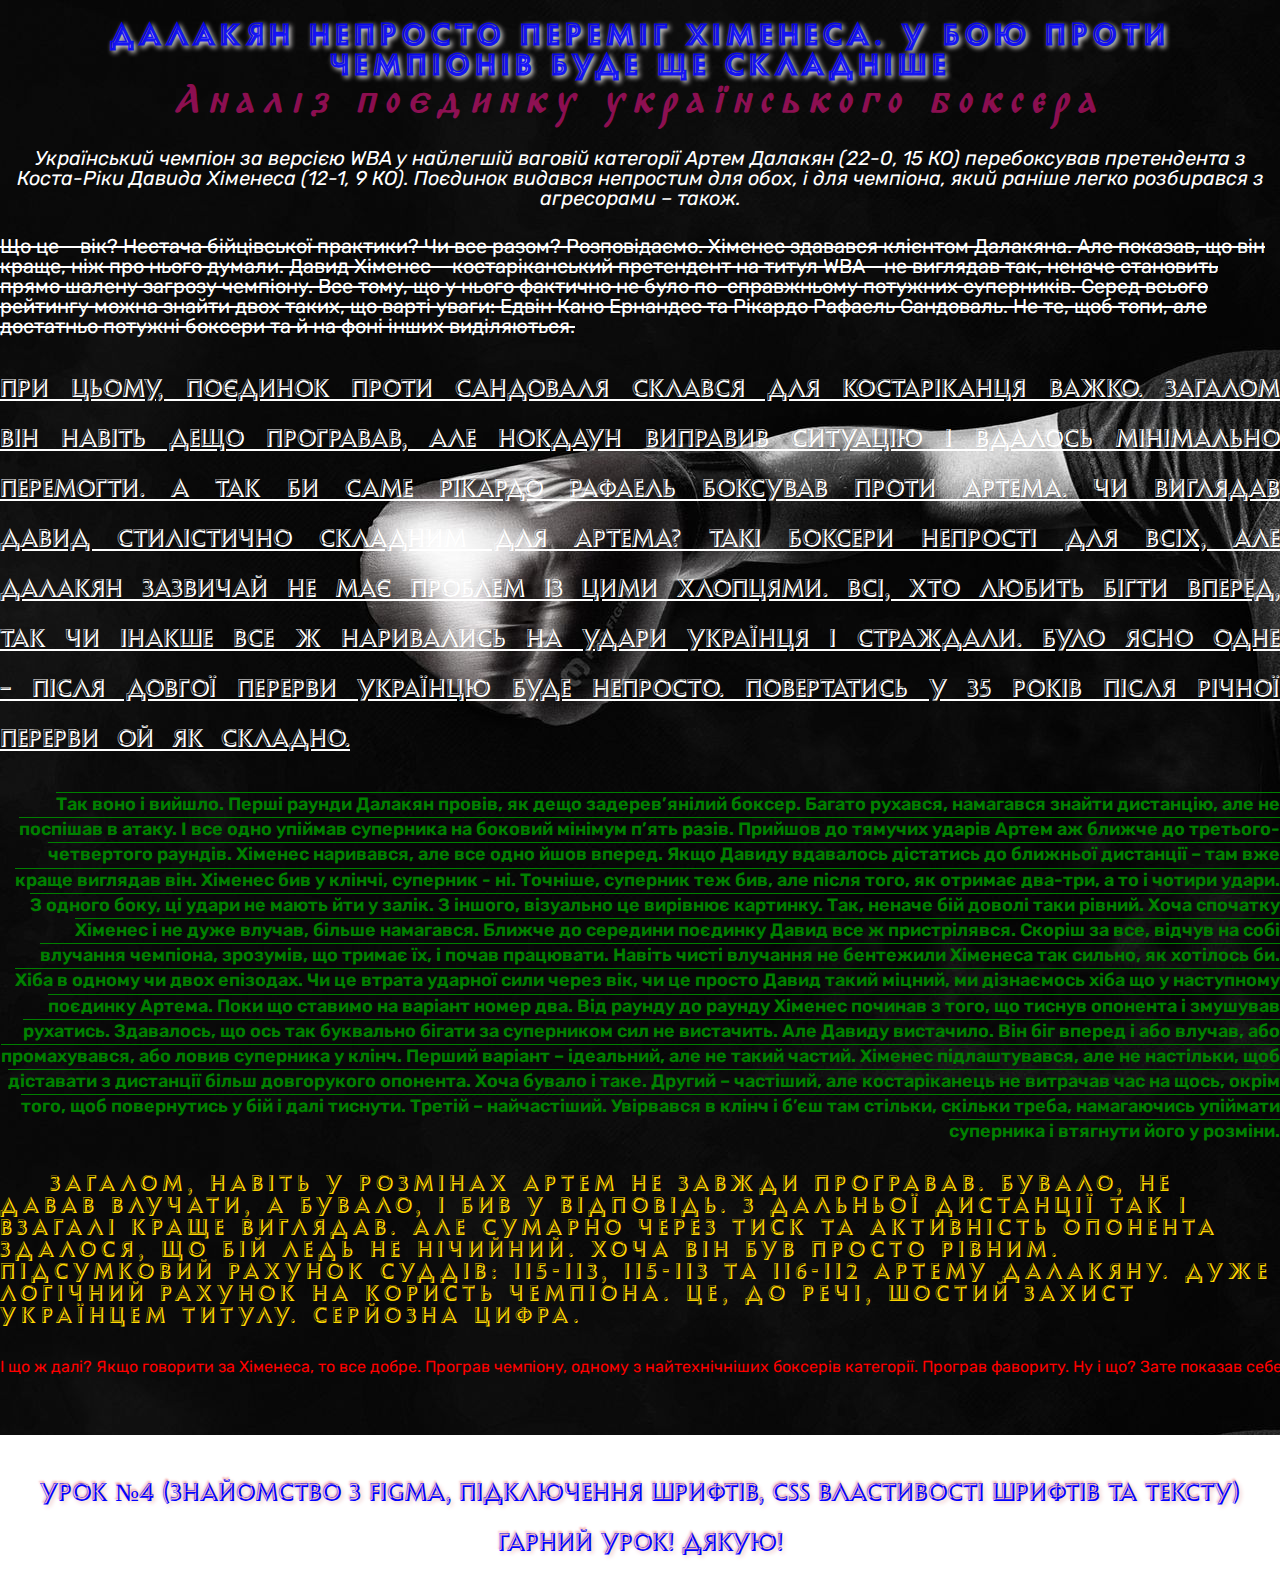
<file: lesson_4/index.html>
<!DOCTYPE html>
<html lang="zxx">
<head>
    <meta charset="UTF-8">
    <meta name="viewport" content="width=device-width, initial-scale=1.0">
    <link rel="preconnect" href="https://fonts.googleapis.com">
    <link rel="preconnect" href="https://fonts.gstatic.com" crossorigin>
    <link href="https://fonts.googleapis.com/css2?family=Rubik:ital,wght@0,400;0,700;1,400;1,700&display=swap"
        rel="stylesheet">
    <link rel="stylesheet" href="css/style.css">
    <title>Lesson 4</title>
</head>
<body>
    
    <header class="header">
        <div class="title">
            <h1>Далакян непросто переміг Хіменеса. У бою проти чемпіонів буде ще складніше</h1>
        </div>
        <div class="subtitle">
            <h2>Аналіз поєдинку українського боксера</h2>
        </div>
    </header>

    <br>
    <br>

    <main class="main">
        <div class="text">
            <p>
                Український чемпіон за версією WBA у найлегшій ваговій категорії Артем Далакян (22-0, 15 КО) перебоксував претендента з
                Коста-Ріки Давида Хіменеса (12-1, 9 КО). Поєдинок видався непростим для обох, і для чемпіона, який раніше легко
                розбирався з агресорами – також.
            </p>
        </div>
        <br>
        <br>
        <div class="text_1">
            <p>
                Що це – вік? Нестача бійцівської практики? Чи все разом? Розповідаємо.
                Хіменес здавався клієнтом Далакяна. Але показав, що він краще, ніж про нього думали.
                Давид Хіменес – костаріканський претендент на титул WBA - не виглядав так, неначе становить прямо шалену загрозу
                чемпіону. Все тому, що у нього фактично не було по-справжньому потужних суперників. Серед всього рейтингу можна знайти
                двох таких, що варті уваги: Едвін Кано Ернандес та Рікардо Рафаель Сандоваль. Не те, щоб топи, але достатньо потужні
                боксери та й на фоні інших виділяються.
            </p>
        </div>
        <br>
        <br>
        <div class="text_2">
            При цьому, поєдинок проти Сандоваля склався для костаріканця важко. Загалом він навіть дещо програвав, але нокдаун
            виправив ситуацію і вдалось мінімально перемогти. А так би саме Рікардо Рафаель боксував проти Артема.
            Чи виглядав Давид стилістично складним для Артема? Такі боксери непрості для всіх, але Далакян зазвичай не має проблем
            із цими хлопцями. Всі, хто любить бігти вперед, так чи інакше все ж наривались на удари українця і страждали. Було ясно
            одне – після довгої перерви українцю буде непросто. Повертатись у 35 років після річної перерви ой як складно.
        </div>
        <br>
        <br>
        <div class="text_3">
            <p>
                Так воно і вийшло. Перші раунди Далакян провів, як дещо задерев’янілий боксер. Багато рухався, намагався знайти
                дистанцію, але не поспішав в атаку. І все одно упіймав суперника на боковий мінімум п’ять разів.
                Прийшов до тямучих ударів Артем аж ближче до третього-четвертого раундів. Хіменес наривався, але все одно йшов вперед.
                Якщо Давиду вдавалось дістатись до ближньої дистанції – там вже краще виглядав він. Хіменес бив у клінчі, суперник - ні.
                Точніше, суперник теж бив, але після того, як отримає два-три, а то і чотири удари.
                З одного боку, ці удари не мають йти у залік. З іншого, візуально це вирівнює картинку. Так, неначе бій доволі таки
                рівний. Хоча спочатку Хіменес і не дуже влучав, більше намагався.
                Ближче до середини поєдинку Давид все ж пристрілявся. Скоріш за все, відчув на собі влучання чемпіона, зрозумів, що
                тримає їх, і почав працювати. Навіть чисті влучання не бентежили Хіменеса так сильно, як хотілось би. Хіба в одному чи
                двох епізодах. Чи це втрата ударної сили через вік, чи це просто Давид такий міцний, ми дізнаємось хіба що у наступному
                поєдинку Артема. Поки що ставимо на варіант номер два.
                Від раунду до раунду Хіменес починав з того, що тиснув опонента і змушував рухатись. Здавалось, що ось так буквально
                бігати за суперником сил не вистачить. Але Давиду вистачило. Він біг вперед і або влучав, або промахувався, або ловив
                суперника у клінч.
                Перший варіант – ідеальний, але не такий частий. Хіменес підлаштувався, але не настільки, щоб діставати з дистанції
                більш довгорукого опонента. Хоча бувало і таке. Другий – частіший, але костаріканець не витрачав час на щось, окрім
                того, щоб повернутись у бій і далі тиснути. Третій – найчастіший. Увірвався в клінч і б’єш там стільки, скільки треба,
                намагаючись упіймати суперника і втягнути його у розміни.
            </p>
        </div>
        <br>
        <br>
        <div class="text_4">
            <p>
                Загалом, навіть у розмінах Артем не завжди програвав. Бувало, не давав влучати, а бувало, і бив у відповідь. З дальньої
                дистанції так і взагалі краще виглядав. Але сумарно через тиск та активність опонента здалося, що бій ледь не нічийний.
                Хоча він був просто рівним.
                Підсумковий рахунок суддів: 115-113, 115-113 та 116-112 Артему Далакяну. Дуже логічний рахунок на користь чемпіона. Це,
                до речі, шостий захист українцем титулу. Серйозна цифра.
            </p>
        </div>
        <br>
        <br>
        <div class="text_5">
            <p>
                І що ж далі?
                Якщо говорити за Хіменеса, то все добре. Програв чемпіону, одному з найтехнічніших боксерів категорії. Програв фавориту.
                Ну і що? Зате показав себе класно.
                Великої видумки в Давиді немає. Він просто йде бити і ламати. І цим подобатиметься фанатам. На таких боксерів люблять
                ходити, вони є чудовим додатком до великих шоу, як бійці андеркардів. Навіть програвши, Хіменес отримав щось від цього
                бою.
                Далакян дещо постарішав. Гірше рухався на ногах, не так багато і точно бив. Точно влучав, але недостатньо. Але все не
                так критично. Просто суперник занадто сильний та активний попався. Таке буває, тим більше, в 35 років у найлегшому
                дивізіоні.
                Промоутер Юрій Рубан – голова української Union Boxing Promotions та промоутер Далакяна - повідомив, що після поєдинку
                вони остаточно домовились із Френком Ворреном. Схема та ж, що і у Берінчика – Артем тепер є клієнтом британського
                промоутера. Точніше, Френк – спів-промоутер.
                Це відкриває, нарешті, нормальні перспективи перед українцем. Він ну дуже довго сидів вдома і не бився ні з ким, окрім
                претендентів у маленьких залах. Тепер є шанс зробити бій на великій арені. І об'єднавчий бій теж.
                У найлегшій вазі чемпіонів двоє – Санні Едвардс (у нього IBF) та Хуліо Сезар Мартінес (у нього WBC). WBO зараз
                вакантний. Тож поєдинок буде або проти претендента на титул WBO, що навряд. Або проти Санні Едвардса. Просто тому, що
                він – британець, Воррен – британець, Артем відбоксував у Великій Британії і логічно зробити наступний бій там же, де
                більшості зручно.
                Це буде той самий поєдинок, де стане остаточно ясно, чи Далакян постарішав, чи просто підготувався недостатньо через
                війну.
            </p>
        </div>
    </main>

    <br>
    <br>
    <br>
    <br>

    <footer class="footer">
        <div class="footer_block">
            <p>Урок №4 (Знайомство з FIGMA, Підключення шрифтів, CSS властивості шрифтів та тексту)</p>
            <br>
            <p>ГАРНИЙ УРОК! ДЯКУЮ!</p>
        </div>

    </footer>
    
</body>
</html>
</file>
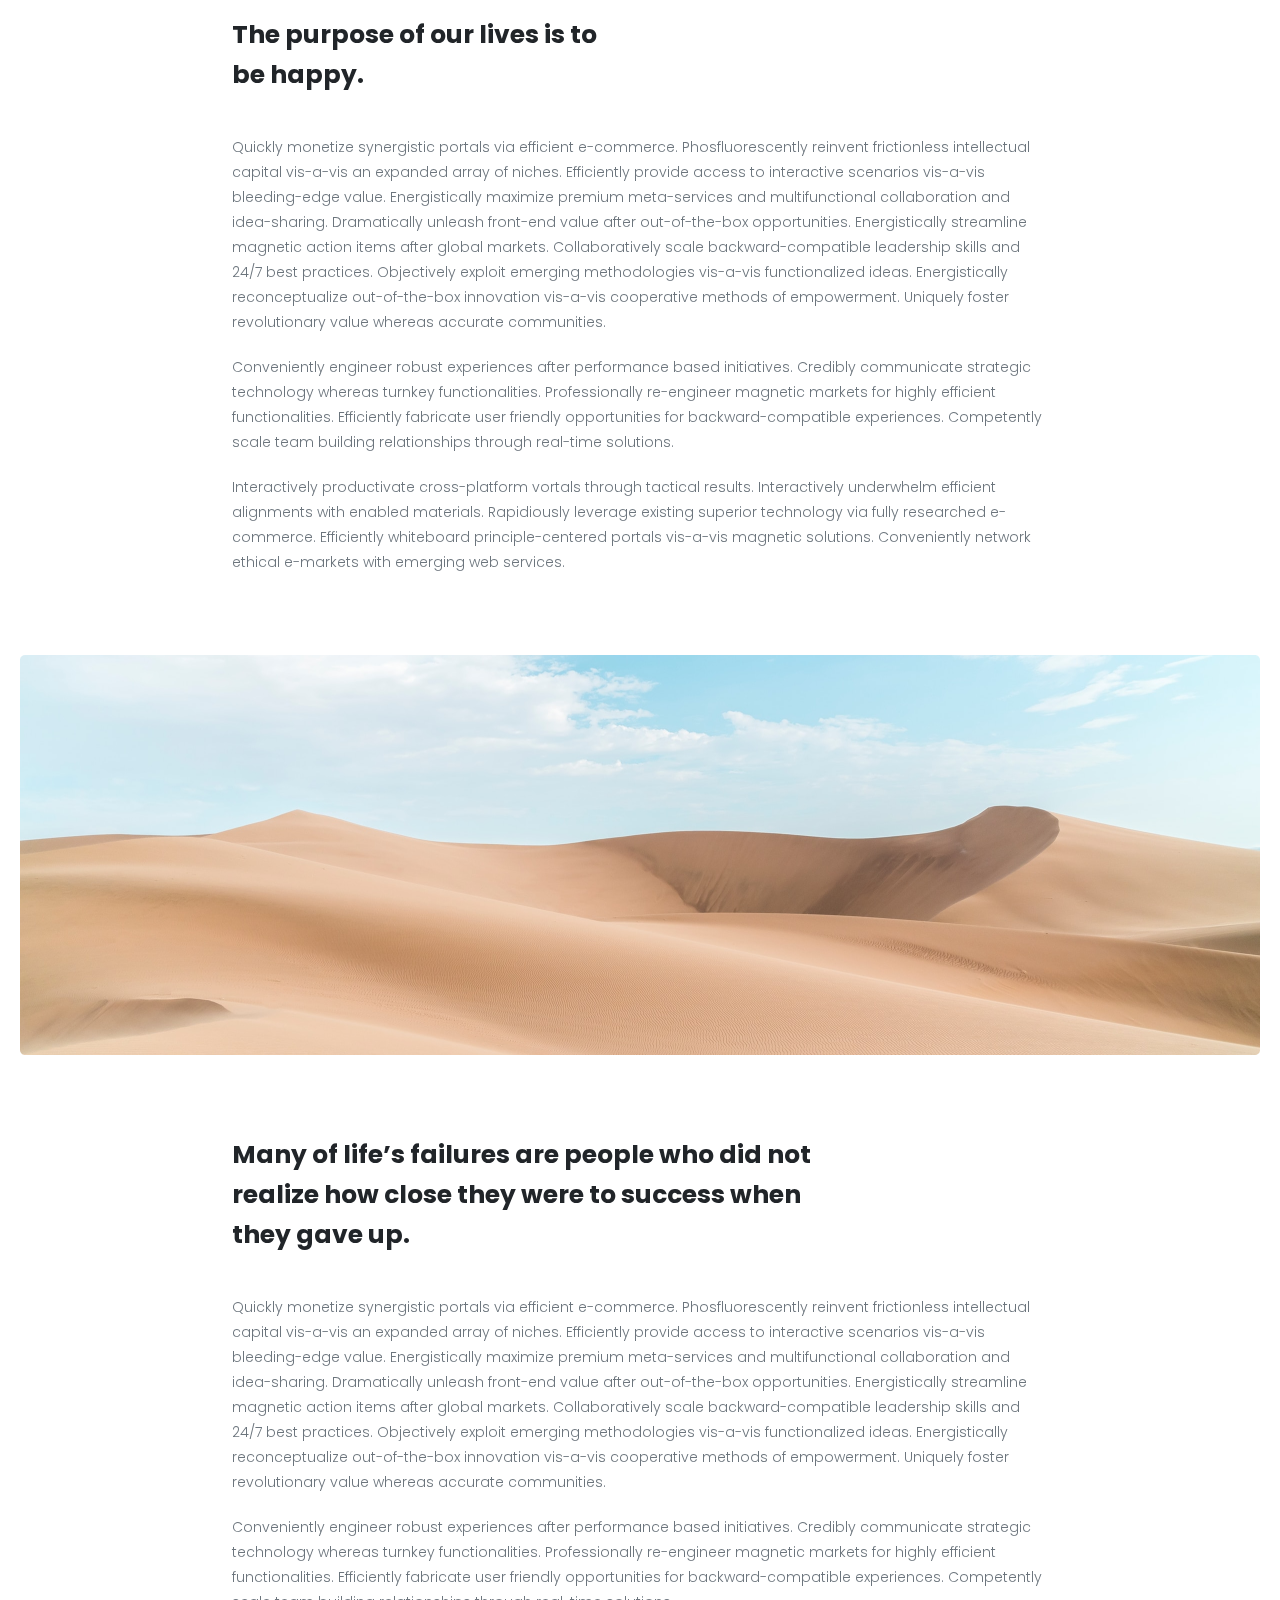
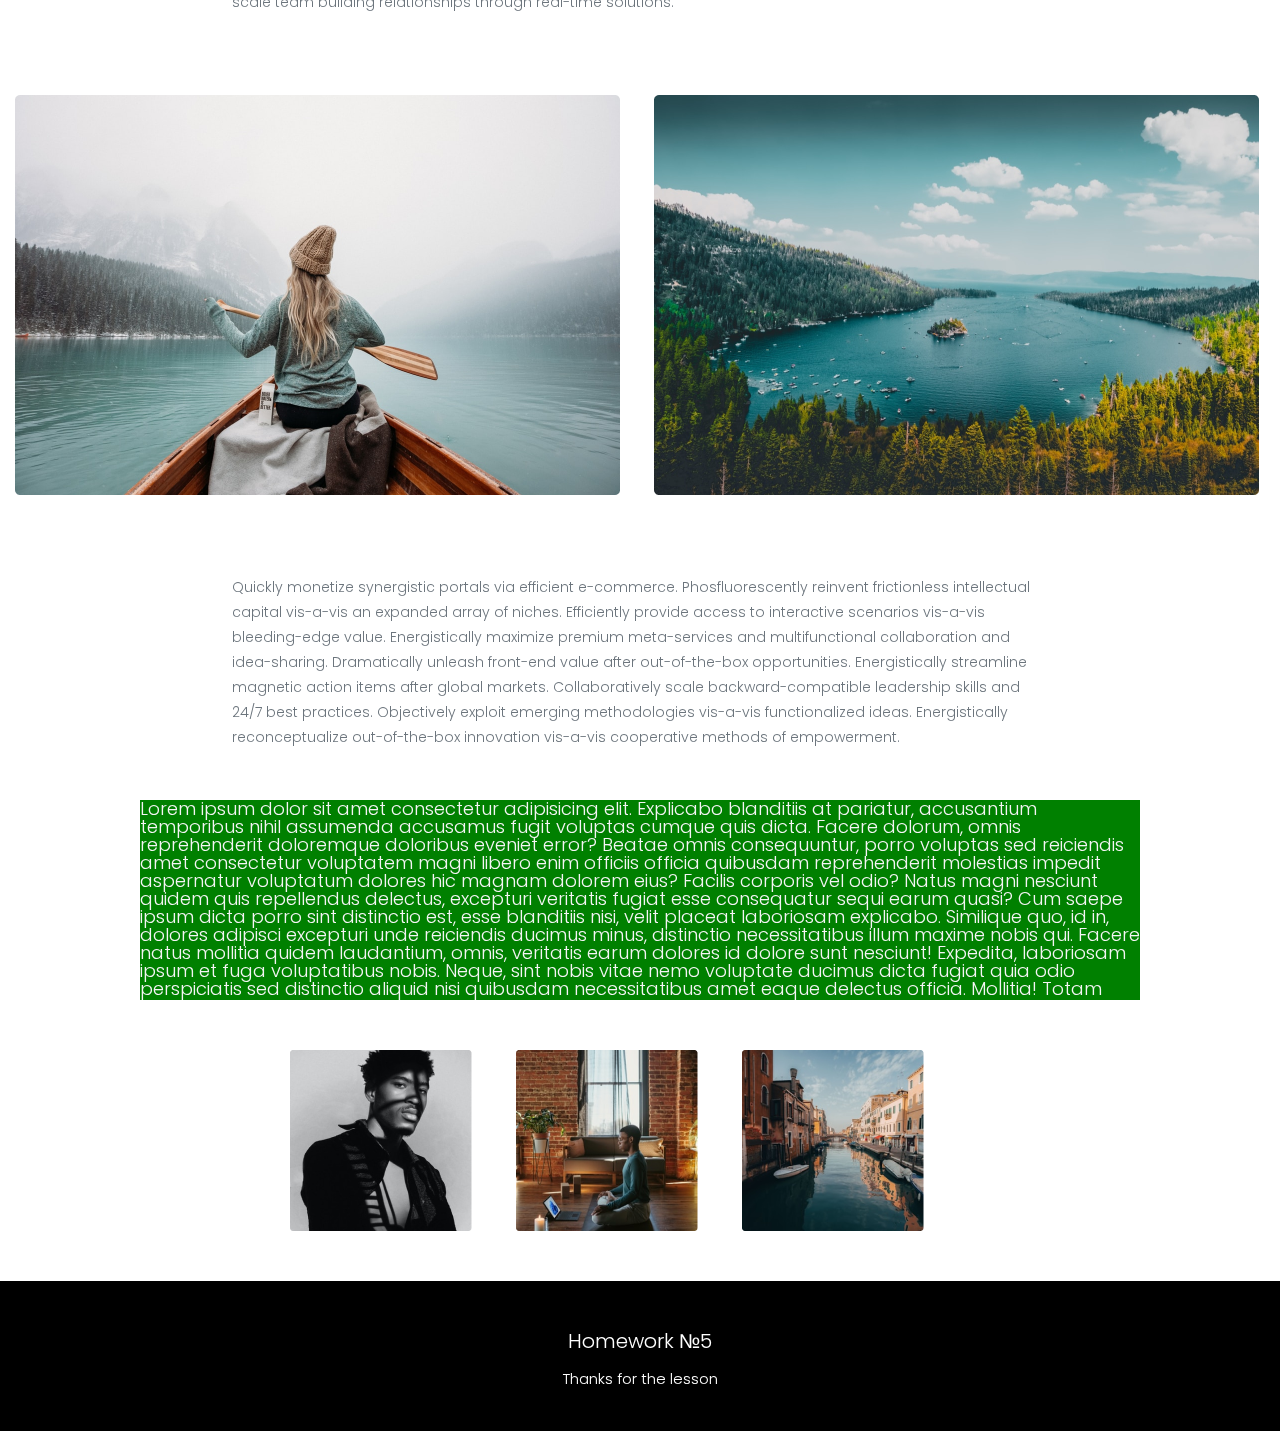
<file: lesson_5/index.html>
<!DOCTYPE html>
<html lang="en">
<head>
    <meta charset="UTF-8">
    <meta name="viewport" content="width=device-width, initial-scale=1.0">
    <link rel="preconnect" href="https://fonts.googleapis.com">
    <link rel="preconnect" href="https://fonts.gstatic.com" crossorigin>
    <link href="https://fonts.googleapis.com/css2?family=Poppins:wght@300;700&display=swap" rel="stylesheet">
    <link rel="stylesheet" href="css/style.css">
    <title>Lesson 5</title>
</head>
<body>
    <header class="header">
        <div class="block">
            <h1 class="title">
                The purpose of our lives is to be happy.
            </h1>
            <div class="block__text text">
                <p>
                    Quickly monetize synergistic portals via efficient e-commerce. Phosfluorescently reinvent frictionless intellectual
                    capital vis-a-vis an expanded array of niches. Efficiently provide access to interactive scenarios vis-a-vis
                    bleeding-edge value. Energistically maximize premium meta-services and multifunctional collaboration and
                    idea-sharing.
                    Dramatically unleash front-end value after out-of-the-box opportunities. Energistically streamline magnetic action
                    items
                    after global markets. Collaboratively scale backward-compatible leadership skills and 24/7 best practices.
                    Objectively
                    exploit emerging methodologies vis-a-vis functionalized ideas. Energistically reconceptualize out-of-the-box
                    innovation
                    vis-a-vis cooperative methods of empowerment. Uniquely foster revolutionary value whereas accurate communities.
                </p>
                <p>
                    Conveniently engineer robust experiences after performance based initiatives. Credibly communicate strategic
                    technology
                    whereas turnkey functionalities. Professionally re-engineer magnetic markets for highly efficient functionalities.
                    Efficiently fabricate user friendly opportunities for backward-compatible experiences. Competently scale team
                    building
                    relationships through real-time solutions.
                </p>
                <p>
                    Interactively productivate cross-platform vortals through tactical results. Interactively underwhelm efficient
                    alignments with enabled materials. Rapidiously leverage existing superior technology via fully researched
                    e-commerce.
                    Efficiently whiteboard principle-centered portals vis-a-vis magnetic solutions. Conveniently network ethical
                    e-markets
                    with emerging web services.
                </p>
            </div>
        </div>
        <div class="block__image desert">
            <img class="image" src="img/desert.png" alt="desert">
        </div>
    </header>

    <main class="main">
        <div class="block">
            <h2 class="title__text">
                Many of life’s failures are people who did not realize how close they were to success when they gave up.
            </h2>
            <div class="block__text text">
                <p>
                    Quickly monetize synergistic portals via efficient e-commerce. Phosfluorescently reinvent frictionless intellectual
                    capital vis-a-vis an expanded array of niches. Efficiently provide access to interactive scenarios vis-a-vis
                    bleeding-edge value. Energistically maximize premium meta-services and multifunctional collaboration and idea-sharing.
                    Dramatically unleash front-end value after out-of-the-box opportunities. Energistically streamline magnetic action items
                    after global markets. Collaboratively scale backward-compatible leadership skills and 24/7 best practices. Objectively
                    exploit emerging methodologies vis-a-vis functionalized ideas. Energistically reconceptualize out-of-the-box innovation
                    vis-a-vis cooperative methods of empowerment. Uniquely foster revolutionary value whereas accurate communities.
                </p>
                <p>
                    Conveniently engineer robust experiences after performance based initiatives. Credibly communicate strategic technology
                    whereas turnkey functionalities. Professionally re-engineer magnetic markets for highly efficient functionalities.
                    Efficiently fabricate user friendly opportunities for backward-compatible experiences. Competently scale team building
                    relationships through real-time solutions.
                </p>
            </div>
        </div>
    </main>

    <footer class="footer">
        <div class="block__img">
            <img class="img__girl" src="img/girl.png" alt="girl">
            <img class="img__bay" src="img/bay.png" alt="bay">
        </div>
        <div class="block__text-footer">
            <p>
                Quickly monetize synergistic portals via efficient e-commerce. Phosfluorescently reinvent frictionless intellectual
                capital vis-a-vis an expanded array of niches. Efficiently provide access to interactive scenarios vis-a-vis
                bleeding-edge value. Energistically maximize premium meta-services and multifunctional collaboration and idea-sharing.
                Dramatically unleash front-end value after out-of-the-box opportunities. Energistically streamline magnetic action items
                after global markets. Collaboratively scale backward-compatible leadership skills and 24/7 best practices. Objectively
                exploit emerging methodologies vis-a-vis functionalized ideas. Energistically reconceptualize out-of-the-box innovation
                vis-a-vis cooperative methods of empowerment.
            </p>
        </div>
        <div class="scroll">
                Lorem ipsum dolor sit amet consectetur adipisicing elit. Explicabo blanditiis at pariatur, accusantium temporibus nihil assumenda accusamus fugit voluptas cumque quis dicta. Facere dolorum, omnis reprehenderit doloremque doloribus eveniet error?
                Beatae omnis consequuntur, porro voluptas sed reiciendis amet consectetur voluptatem magni libero enim officiis officia quibusdam reprehenderit molestias impedit aspernatur voluptatum dolores hic magnam dolorem eius? Facilis corporis vel odio?
                Natus magni nesciunt quidem quis repellendus delectus, excepturi veritatis fugiat esse consequatur sequi earum quasi? Cum saepe ipsum dicta porro sint distinctio est, esse blanditiis nisi, velit placeat laboriosam explicabo.
                Similique quo, id in, dolores adipisci excepturi unde reiciendis ducimus minus, distinctio necessitatibus illum maxime nobis qui. Facere natus mollitia quidem laudantium, omnis, veritatis earum dolores id dolore sunt nesciunt!
                Expedita, laboriosam ipsum et fuga voluptatibus nobis. Neque, sint nobis vitae nemo voluptate ducimus dicta fugiat quia odio perspiciatis sed distinctio aliquid nisi quibusdam necessitatibus amet eaque delectus officia. Mollitia!
                Totam fugiat voluptas rem voluptates illo dolores. Laboriosam nesciunt fugit corporis quos! Tenetur perferendis quae dolorum iusto aliquam, velit quis? Quidem tempora adipisci a sapiente nam qui numquam cupiditate minima?
                Dolorum ad voluptatum molestias labore eligendi suscipit nulla sint voluptatem mollitia tempora, magni voluptates vel quo quos quae pariatur similique corrupti reiciendis velit placeat illum sed eius. Assumenda, at exercitationem?
                Vitae, dolore quae, voluptatem similique cum molestiae soluta unde ex eum illum consequuntur? Vel praesentium inventore nam velit voluptas unde enim ipsa placeat eligendi sint, eos quam voluptatum. Minima, dolorum.
                Iure sequi velit doloribus? Quis non earum, est excepturi aut numquam similique officia voluptatibus iste eos provident aliquid accusantium veritatis magni laboriosam voluptas a eum pariatur, sed temporibus? Delectus, qui!
                In animi qui laudantium velit earum libero sed debitis fuga iste. Veniam soluta eius doloribus ratione autem quibusdam commodi laudantium? Quaerat cum voluptatibus commodi eos excepturi aut eveniet provident quod.
                Blanditiis, itaque libero voluptas atque amet praesentium eos aperiam architecto sunt delectus sed beatae perspiciatis harum deleniti accusantium animi ex cupiditate. Praesentium veritatis sequi, debitis fugit pariatur nostrum repudiandae ut.
                Magni assumenda ipsa nobis consequuntur delectus repudiandae saepe maiores rem! Magni quos unde quod reprehenderit, officiis ex, tenetur veritatis, fugiat eaque tempore architecto aliquam eos nobis? Ab optio facere repudiandae!
                Officiis eaque, omnis nobis optio nam autem eos consequuntur cupiditate fugit? Laborum placeat incidunt inventore sapiente, beatae repudiandae saepe modi facilis, excepturi est nihil necessitatibus rerum, obcaecati distinctio autem ex!
                Esse, ad fuga? Placeat amet, non quae doloremque harum, error, ullam reiciendis eum obcaecati alias a adipisci nemo reprehenderit ut esse! Delectus, at alias. Hic distinctio voluptatum ducimus saepe est.
                Reiciendis placeat doloribus modi voluptate reprehenderit, quaerat inventore illum sint, molestias assumenda illo sed magnam? Quia reprehenderit quo recusandae aspernatur quae, qui ipsam excepturi sunt non nemo fuga omnis eaque.
        </div>
        
        <div class="footer_img">
            <div class="img_end">
                <img class="afro" src="img/afro.png" alt="afro">
                <img class="house" src="img/house.png" alt="house">
                <img class="river" src="img/river.png" alt="river">
            </div>
        </div>
        
        <div class="footer_end">
            <span>Homework №5</span>
            <span class="span">Thanks for the lesson</span>
        </div>
    </footer>
    
</body>
</html>
</file>
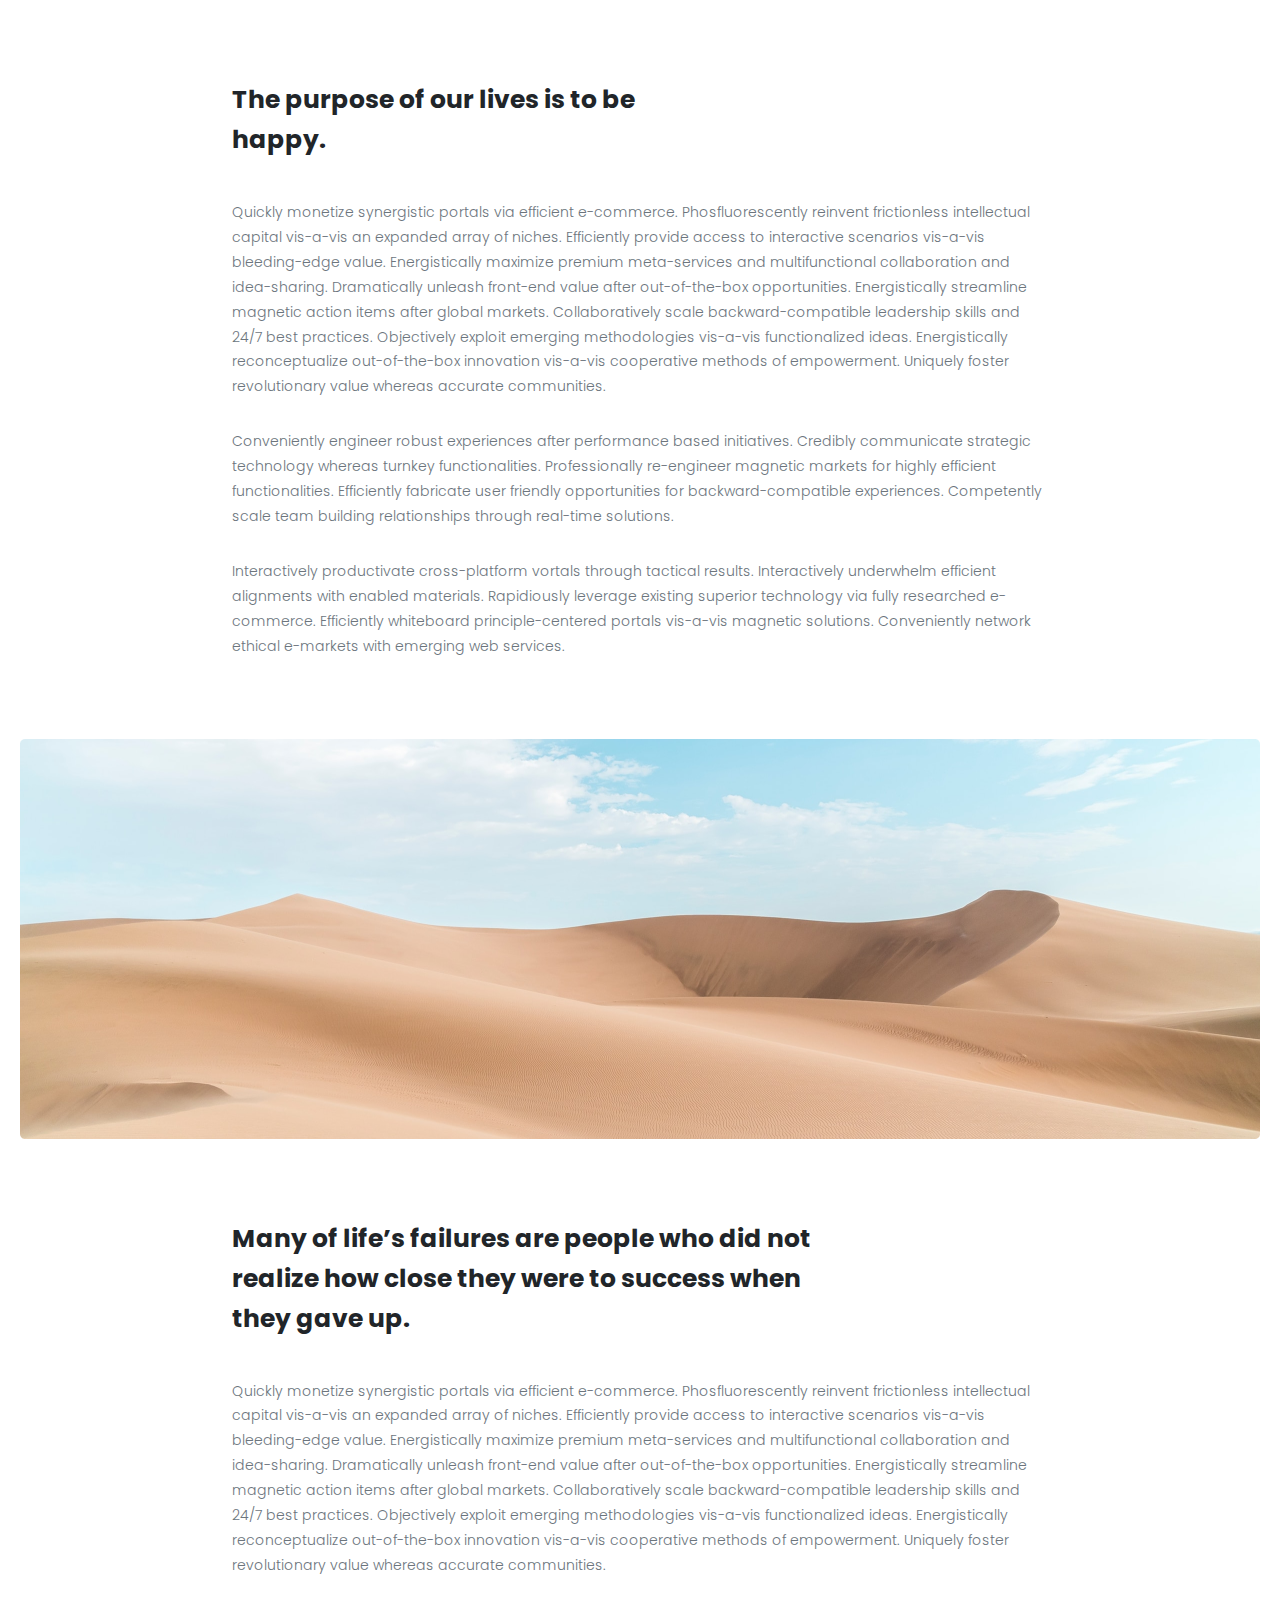
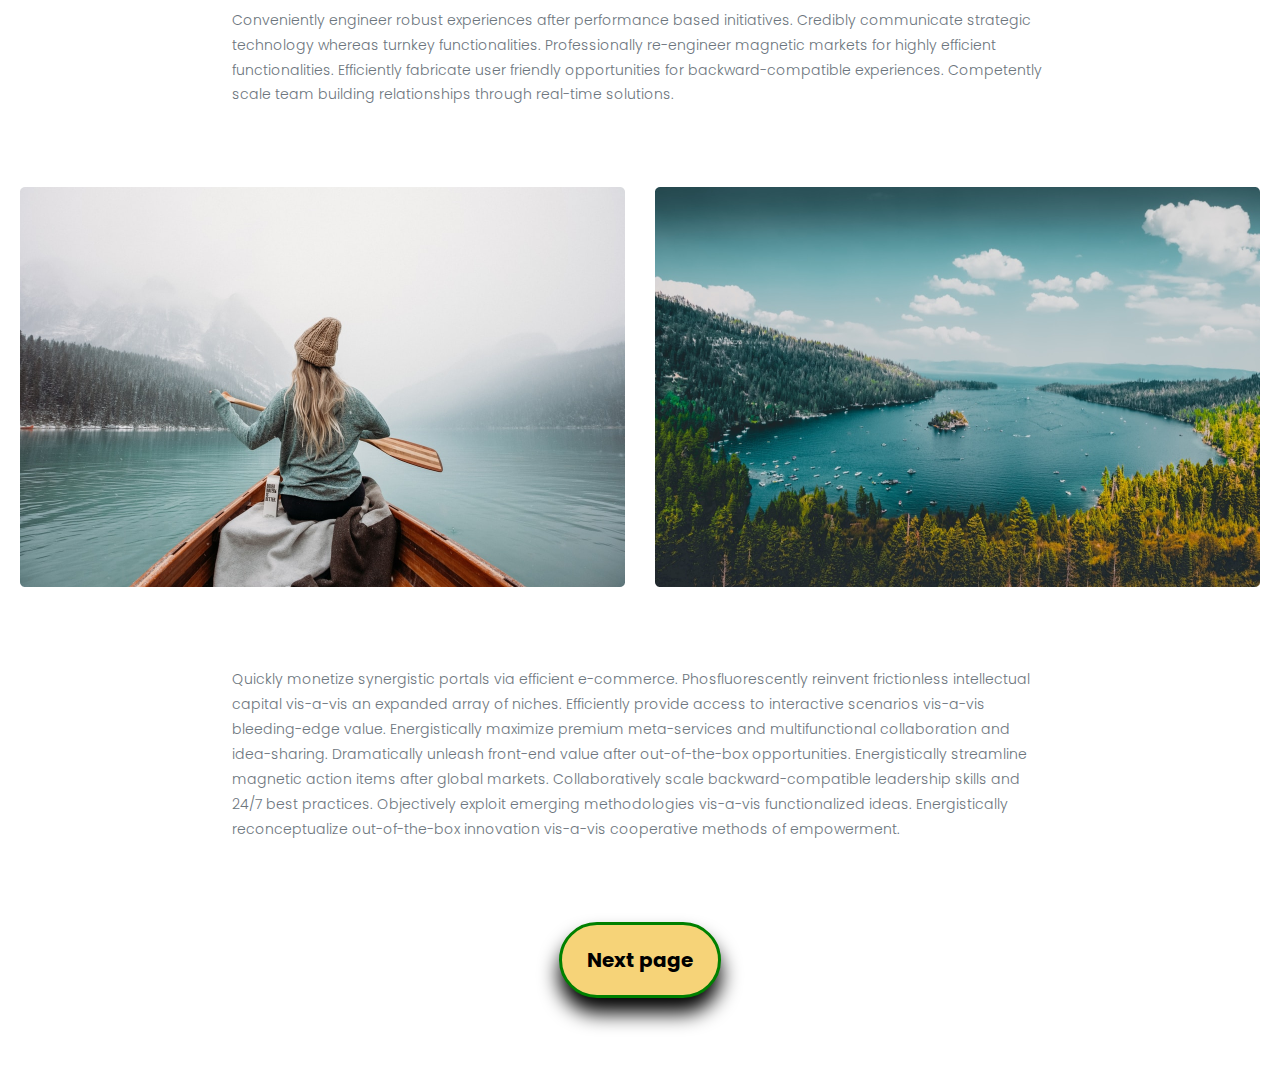
<file: lesson_6/index.html>
<!DOCTYPE html>
<html lang="en">
<head>
    <meta charset="UTF-8">
    <meta name="viewport" content="width=device-width, initial-scale=1.0">
    <link rel="preconnect" href="https://fonts.googleapis.com">
    <link rel="preconnect" href="https://fonts.gstatic.com" crossorigin>
    <link href="https://fonts.googleapis.com/css2?family=Poppins:wght@300;700&display=swap" rel="stylesheet">
    <link rel="stylesheet" href="css/style.css">
    <title>Lesson 6</title>
</head>
<body>
    <header></header>
    <main>
        <div class="grand">
            <div class="grand__container">
                <div class="grand__text-block">
                    <h1 class="grand__title">The purpose of our lives is to be <br> happy.</h1>
                    <p>
                        Quickly monetize synergistic portals via efficient e-commerce. Phosfluorescently reinvent frictionless intellectual
                        capital vis-a-vis an expanded array of niches. Efficiently provide access to interactive scenarios vis-a-vis
                        bleeding-edge value. Energistically maximize premium meta-services and multifunctional collaboration and idea-sharing.
                        Dramatically unleash front-end value after out-of-the-box opportunities. Energistically streamline magnetic action items
                        after global markets. Collaboratively scale backward-compatible leadership skills and 24/7 best practices. Objectively
                        exploit emerging methodologies vis-a-vis functionalized ideas. Energistically reconceptualize out-of-the-box innovation
                        vis-a-vis cooperative methods of empowerment. Uniquely foster revolutionary value whereas accurate communities.
                    </p>
                    <p>
                        Conveniently engineer robust experiences after performance based initiatives. Credibly communicate strategic technology
                        whereas turnkey functionalities. Professionally re-engineer magnetic markets for highly efficient functionalities.
                        Efficiently fabricate user friendly opportunities for backward-compatible experiences. Competently scale team building
                        relationships through real-time solutions.
                    </p>
                    <p>
                        Interactively productivate cross-platform vortals through tactical results. Interactively underwhelm efficient
                        alignments with enabled materials. Rapidiously leverage existing superior technology via fully researched e-commerce.
                        Efficiently whiteboard principle-centered portals vis-a-vis magnetic solutions. Conveniently network ethical e-markets
                        with emerging web services.
                    </p>
                </div>
                <img class="grand__image" src="img/desert.png" alt="desert">
                <div class="grand__text-block">
                    <h2 class="grand__title">Many of life’s failures are people who did not realize how close they were to success when they gave up.</h2>
                    <p>
                        Quickly monetize synergistic portals via efficient e-commerce. Phosfluorescently reinvent frictionless intellectual
                        capital vis-a-vis an expanded array of niches. Efficiently provide access to interactive scenarios vis-a-vis
                        bleeding-edge value. Energistically maximize premium meta-services and multifunctional collaboration and idea-sharing.
                        Dramatically unleash front-end value after out-of-the-box opportunities. Energistically streamline magnetic action items
                        after global markets. Collaboratively scale backward-compatible leadership skills and 24/7 best practices. Objectively
                        exploit emerging methodologies vis-a-vis functionalized ideas. Energistically reconceptualize out-of-the-box innovation
                        vis-a-vis cooperative methods of empowerment. Uniquely foster revolutionary value whereas accurate communities.
                    </p>
                    <p>
                        Conveniently engineer robust experiences after performance based initiatives. Credibly communicate strategic technology
                        whereas turnkey functionalities. Professionally re-engineer magnetic markets for highly efficient functionalities.
                        Efficiently fabricate user friendly opportunities for backward-compatible experiences. Competently scale team building
                        relationships through real-time solutions.
                    </p>
                </div>
                <div class="images">
                    <img class="image image_1" src="img/girl.png" alt="girl">
                    <img class="image image_2" src="img/bay.png" alt="river">
                </div>
                <div class="grand__text-block">
                    <p>
                        Quickly monetize synergistic portals via efficient e-commerce. Phosfluorescently reinvent frictionless intellectual
                        capital vis-a-vis an expanded array of niches. Efficiently provide access to interactive scenarios vis-a-vis
                        bleeding-edge value. Energistically maximize premium meta-services and multifunctional collaboration and idea-sharing.
                        Dramatically unleash front-end value after out-of-the-box opportunities. Energistically streamline magnetic action items
                        after global markets. Collaboratively scale backward-compatible leadership skills and 24/7 best practices. Objectively
                        exploit emerging methodologies vis-a-vis functionalized ideas. Energistically reconceptualize out-of-the-box innovation
                        vis-a-vis cooperative methods of empowerment.
                    </p>
                </div>
                <div class="button">
                    <a target="_blank" class="button_1" href="next.html">Next page</a>
                </div>
            </div>
        </div>
    </main>
    
</body>
</html>
</file>
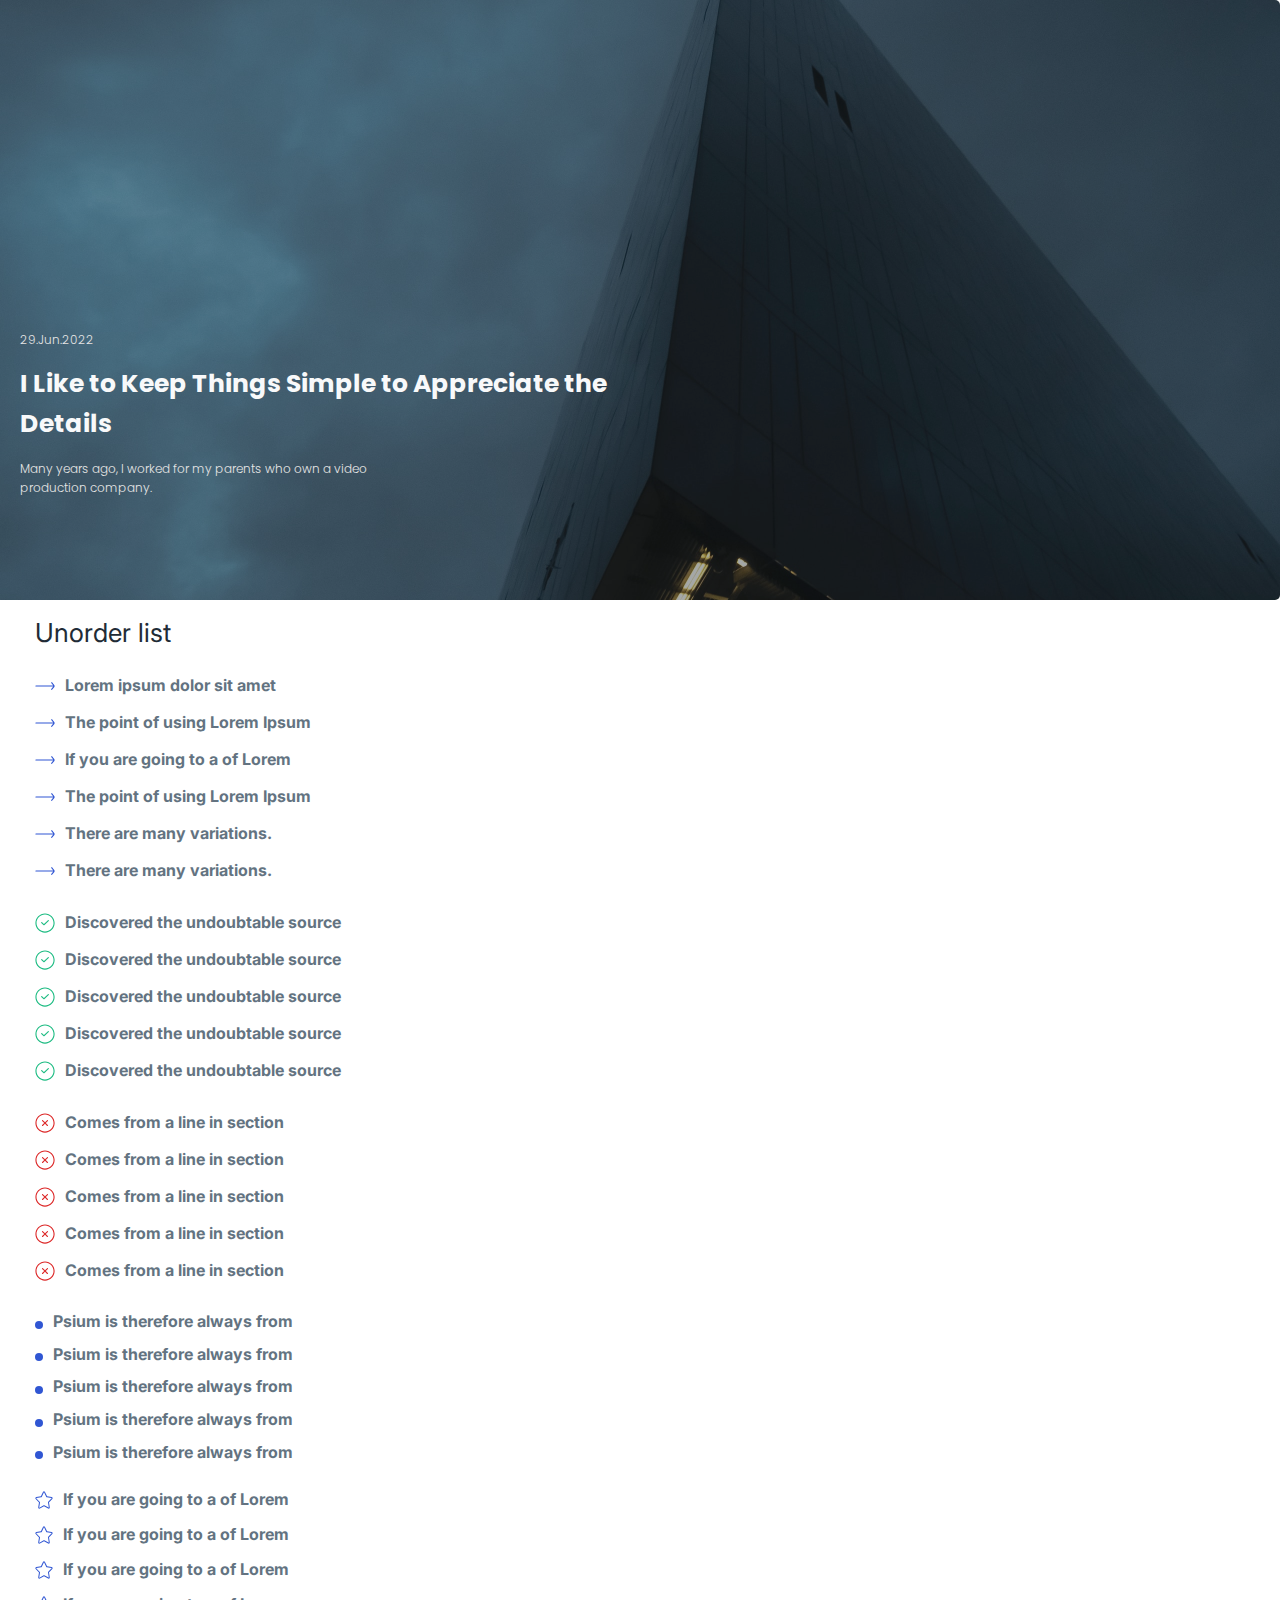
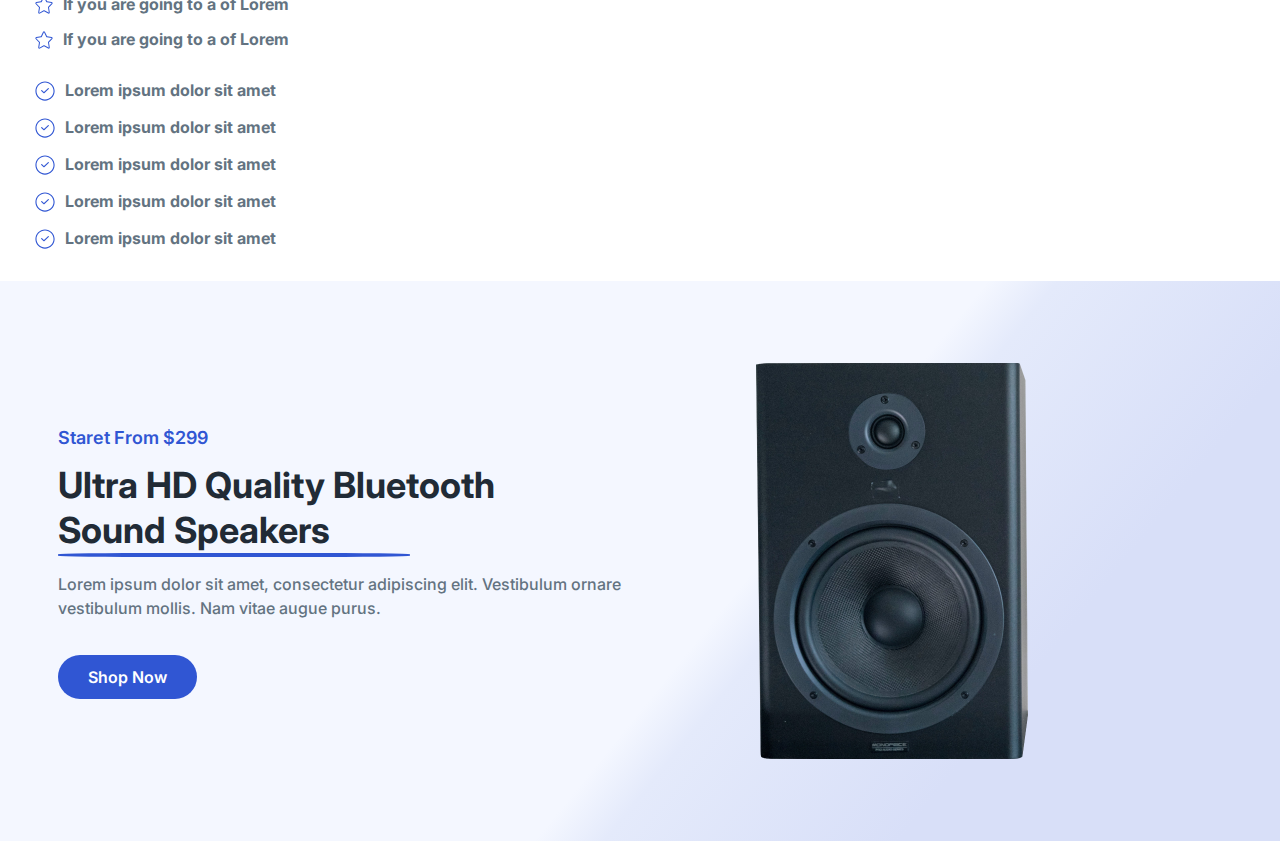
<file: lesson_8/index.html>
<!DOCTYPE html>
<html lang="en">
<head>
    <meta charset="UTF-8">
    <meta name="viewport" content="width=device-width, initial-scale=1.0">
    <link rel="preconnect" href="https://fonts.googleapis.com">
    <link rel="preconnect" href="https://fonts.gstatic.com" crossorigin>
    <link href="https://fonts.googleapis.com/css2?family=Poppins:wght@300;700&display=swap" rel="stylesheet">
    <link rel="preconnect" href="https://fonts.googleapis.com">
    <link rel="preconnect" href="https://fonts.gstatic.com" crossorigin>
    <link href="https://fonts.googleapis.com/css2?family=Inter:wght@400;500;600;700&display=swap" rel="stylesheet">
    <link rel="stylesheet" href="css/style.css">
    <title>Lesson 8</title>
</head>
<body>
    <header></header>
    <main>
        <div class="grand">
            <div class="grand__container">
                <p class="date">
                    29.Jun.2022
                </p>
                <h1 class="title">
                    I Like to Keep Things Simple to Appreciate the Details
                </h1>
                <h2 class="subtitle">
                    Many years ago, I worked for my parents who own a video 
                    production company.
                </h2>
            </div>
        </div>
        <div class="unorder__list">
            <h2 class="title__list">Unorder list</h2>
            <ul class="one__list">
                <li>Lorem ipsum dolor sit amet</li>
                <li>The point of using Lorem Ipsum</li>
                <li>If you are going to a of Lorem</li>
                <li>The point of using Lorem Ipsum</li>
                <li>There are many variations.</li>
                <li>There are many variations.</li>
            </ul>
            <ul class="two__list">
                <li>Discovered the undoubtable source</li>
                <li>Discovered the undoubtable source</li>
                <li>Discovered the undoubtable source</li>
                <li>Discovered the undoubtable source</li>
                <li>Discovered the undoubtable source</li>
            </ul>
            <ul class="three__list">
                <li>Comes from a line in section</li>
                <li>Comes from a line in section</li>
                <li>Comes from a line in section</li>
                <li>Comes from a line in section</li>
                <li>Comes from a line in section</li>
            </ul>
            <ul class="four__list">
                <li>Psium is therefore always from</li>
                <li>Psium is therefore always from</li>
                <li>Psium is therefore always from</li>
                <li>Psium is therefore always from</li>
                <li>Psium is therefore always from</li>
            </ul>
            <ul class="fifth__list">
                <li>If you are going to a of Lorem</li>
                <li>If you are going to a of Lorem</li>
                <li>If you are going to a of Lorem</li>
                <li>If you are going to a of Lorem</li>
                <li>If you are going to a of Lorem</li>
            </ul>
            <ul class="sixth__list">
                <li>Lorem ipsum dolor sit amet</li>
                <li>Lorem ipsum dolor sit amet</li>
                <li>Lorem ipsum dolor sit amet</li>
                <li>Lorem ipsum dolor sit amet</li>
                <li>Lorem ipsum dolor sit amet</li>
            </ul>
        </div>
    </main>

    <div class="sound">
        <div class="sound__main">
            <div class="sound__block">
                <p class="sound__price">Staret From $299</p>
                <h2 class="sound_ultra">Ultra HD Quality Bluetooth Sound Speakers</h2>
                <p class="sound__lorem">Lorem ipsum dolor sit amet, consectetur adipiscing elit. Vestibulum ornare vestibulum mollis. Nam vitae augue purus.</p>
                <a href="#" class="sound__button">Shop Now</a>
            </div>
        </div>
    </div>
    
</body>
</html>
</file>
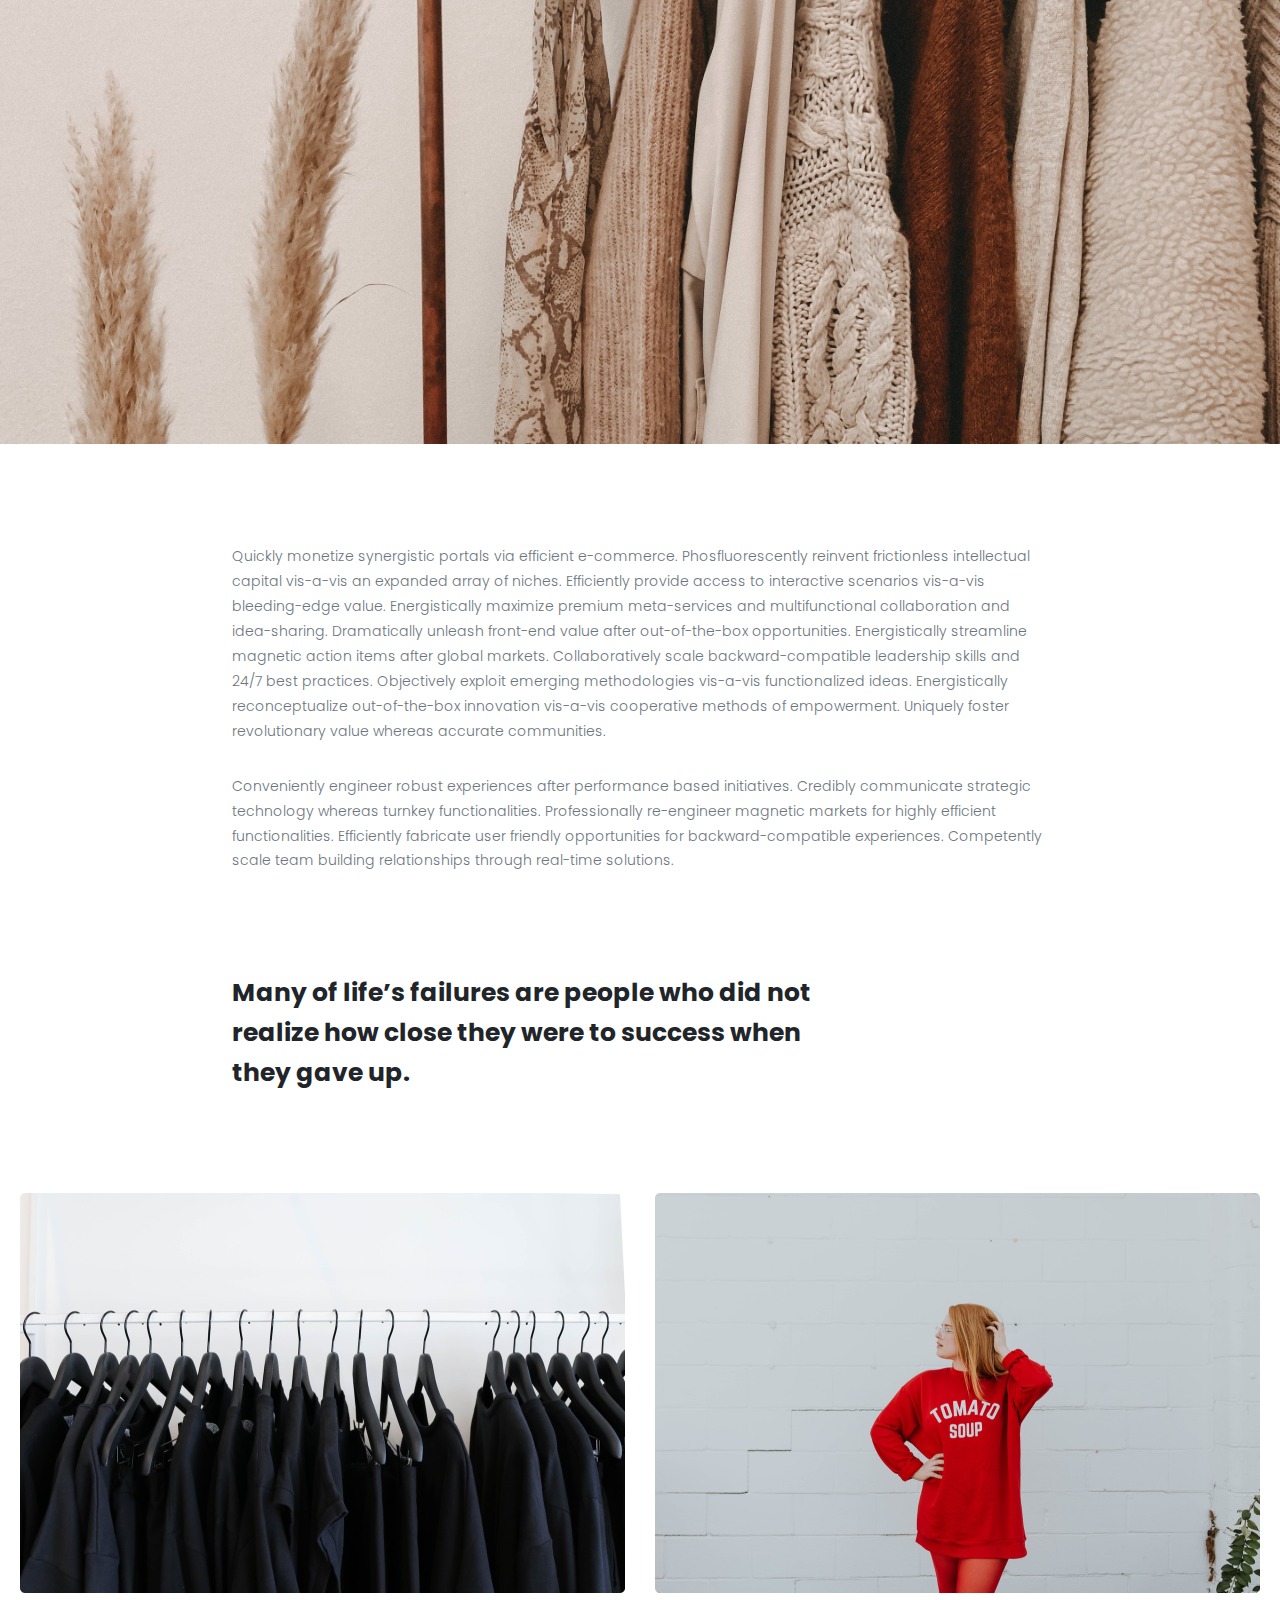
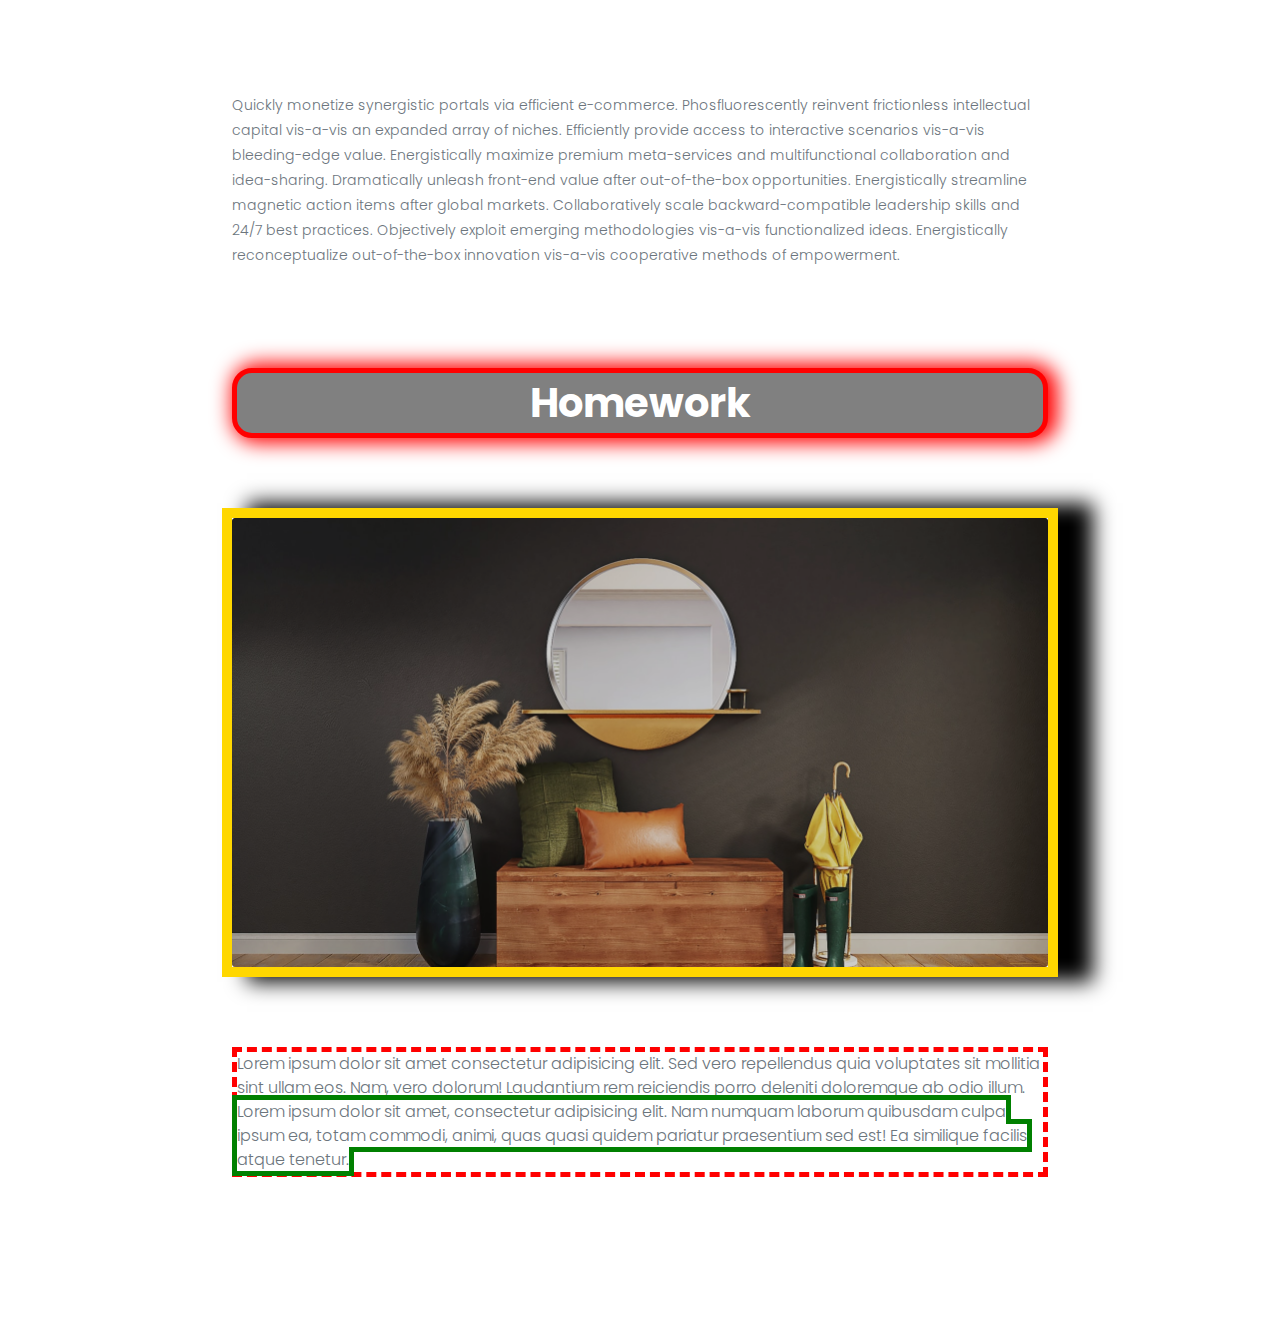
<file: lesson_6/next.html>
<!DOCTYPE html>
<html lang="en">
<head>
    <meta charset="UTF-8">
    <meta name="viewport" content="width=device-width, initial-scale=1.0">
    <link rel="preconnect" href="https://fonts.googleapis.com">
    <link rel="preconnect" href="https://fonts.gstatic.com" crossorigin>
    <link href="https://fonts.googleapis.com/css2?family=Poppins:wght@300;700&display=swap" rel="stylesheet">
    <link rel="stylesheet" href="css/style_1.css">
    <title>Next page</title>
</head>
<body>
    <header></header>
    <main>
        <div class="grand">
            <img class="big__image" src="img/big_image.png" alt="big_image">
        </div>
        <div class="grand__container">
            <div class="grand__text-block">
                <p>
                    Quickly monetize synergistic portals via efficient e-commerce. Phosfluorescently reinvent frictionless intellectual
                    capital vis-a-vis an expanded array of niches. Efficiently provide access to interactive scenarios vis-a-vis
                    bleeding-edge value. Energistically maximize premium meta-services and multifunctional collaboration and idea-sharing.
                    Dramatically unleash front-end value after out-of-the-box opportunities. Energistically streamline magnetic action items
                    after global markets. Collaboratively scale backward-compatible leadership skills and 24/7 best practices. Objectively
                    exploit emerging methodologies vis-a-vis functionalized ideas. Energistically reconceptualize out-of-the-box innovation
                    vis-a-vis cooperative methods of empowerment. Uniquely foster revolutionary value whereas accurate communities.
                </p>
                <p>
                    Conveniently engineer robust experiences after performance based initiatives. Credibly communicate strategic technology
                    whereas turnkey functionalities. Professionally re-engineer magnetic markets for highly efficient functionalities.
                    Efficiently fabricate user friendly opportunities for backward-compatible experiences. Competently scale team building
                    relationships through real-time solutions.
                </p>
            </div>
            <div class="grand__title">
                <h1 class="title">
                    Many of life’s failures are people who did not realize how close they were to success when they gave up.
                </h1>
            </div>
            <div class="images">
                <img class="image image_1" src="img/wardrobe.png" alt="wardrobe">
                <img class="image image_2" src="img/red_jacket.png" alt="red_jacket">
            </div>
            <div class="grand__text-block">
                <p>
                    Quickly monetize synergistic portals via efficient e-commerce. Phosfluorescently reinvent frictionless intellectual
                    capital vis-a-vis an expanded array of niches. Efficiently provide access to interactive scenarios vis-a-vis
                    bleeding-edge value. Energistically maximize premium meta-services and multifunctional collaboration and idea-sharing.
                    Dramatically unleash front-end value after out-of-the-box opportunities. Energistically streamline magnetic action items
                    after global markets. Collaboratively scale backward-compatible leadership skills and 24/7 best practices. Objectively
                    exploit emerging methodologies vis-a-vis functionalized ideas. Energistically reconceptualize out-of-the-box innovation
                    vis-a-vis cooperative methods of empowerment.
                </p>
            </div>
        </div>
    </main>
    <footer class="homework">
        <p>
            Homework
        </p>
        <div class="room">
            <img class="image__homework" src="img/room.png" alt="room">
        </div>
        <div class="the__end">
            <span>
                Lorem ipsum dolor sit amet consectetur adipisicing elit. Sed vero repellendus quia voluptates sit mollitia sint ullam eos. Nam, vero dolorum! Laudantium rem reiciendis porro deleniti doloremque ab odio illum.
            </span>
            <span>
                Lorem ipsum dolor sit amet, consectetur adipisicing elit. Nam numquam laborum quibusdam culpa ipsum ea, totam commodi, animi, quas quasi quidem pariatur praesentium sed est! Ea similique facilis atque tenetur.
            </span>
        </div>
        <div class="visibility">
            <span>
                Lorem ipsum dolor sit amet consectetur, adipisicing elit. Praesentium voluptatem architecto officia harum officiis, a magnam porro sit ea sequi aliquam in iste adipisci doloribus quod consequatur fugiat! Quos, ipsum.
            </span>
        </div>
    </footer>
</body>
</html>
</file>
<file: lesson_10/css/style.css>
@import url(reset.css);

body {
    font-family: "Poppins", sans-serif;
    font-size: 14px;
    font-weight: 500;
    color: #212529;
}

[class*="__container"] {
    max-width: 1270px;
    margin: 0 auto;
    padding-left: 15px;
    padding-right: 15px;
}

.header__nav {
    padding: 37px 0px 0px 0px; 
}

img {
    max-width: 100%;
}
</file>
<file: lesson_14/css/style.css>
@import url(reset.css);

body{
    font-family: "Poppins", sans-serif;
    font-size: 12px;
    color: #495057;
    background-color: #F8F9FA;
}

.wrapper {
    overflow: clip;
    min-height: 100vh;
    display: flex;
    flex-direction: column;
}

.page {
    flex: 1 1 auto;
    padding: 50px 0px;

}

[class*="__container"] {
    max-width: 1270px;
    padding-left: 15px;
    padding-right: 15px;
    margin: 0 auto;
}

.nav-page {
    display: flex;
    justify-content: space-between;
    font-weight: 500;
    line-height: 2.08;
    margin-bottom: 44px;
}

.nav-page__categories::after {
    content: "+";
    padding-left: 7px;
}

.nav-page__categories:hover{
    color: black;
    
}

.nav-page__colums {
    display: flex;
    column-gap: 20px;
}

.nav-page__column--active{
    color: rgba(73, 80, 87, 0.5);
}

.nav-page__column--active:hover {
    color: #495057;
    
}

.content {
    display: flex;
    flex-wrap: wrap;
    row-gap: 45px;
    margin: 0 -15px 60px;
}

.content__block {
    display: flex;
    flex-direction: column;
    flex: 0 1 33.3333%;
    padding: 0 15px;
    row-gap: 30px;
}

.content__picture {
    position: relative;
    overflow: hidden;
}

.content__image {
    max-width: 100%;
    transition: transform 0.3s ease-in-out;
}

.content__image:hover {
    transform: scale(1.2);
}

.content__button-creative {
    position: absolute;
    top: 12%;
    right: 8%;
    display: inline-block;
    color: #F8F9FA;
    font-weight: 700;
    font-size: 8px;
    line-height: 2.5;
    text-transform: uppercase;
    padding: 3px 12px;
    background: rgba(33, 37, 41, 0.3);
    border-radius: 3px;
}

.content__button-creative:hover{
    background-color: black;
}

.content__desc {
    font-weight: 300;
    line-height: 1.67;
}

.content__desc > *:not(:last-child) {
    margin-bottom: 15px;
}

.content__title {
    display: inline-block;
}

.content__title h2 {
    color: #212529;
    font-weight: 700;
    font-size: 25px;
    line-height: 1.6;
}

.content__author {
    padding-top: 15px;
    border-top: 1px solid #E5E5E5;
}

h2:hover{
    text-decoration: underline;
}

.page__footer {
    display: flex;
    justify-content: center;
}

.footer__link {
    display: inline-block;
    background-color: #212529;
    padding: 7px 50px;
    font-weight: 500;
    line-height: 2.08;
    font-size: 12px;
    border-radius: 3px;
    color: #F8F9FA;
    box-shadow: 2px 2px 2px #888888;
    transition: transform 0.3s ease-in-out;
}

.footer__link:hover {
    background-color: darkgray;
    color: black;
    transform: scale(1.1);
    box-shadow: 4px 4px 4px #888888;
}
</file>
<file: lesson_15/css/style.css>
@import url(reset.css);

body{
    font-family: "Poppins", sans-serif;
    font-size: 18px;
    font-weight: 400;
    color: #9C9C9C;
    line-height: 1.61;
}

.wrapper {
    min-height: 100%;
    overflow: clip;
    display: flex;
    flex-direction: column;
}

.header {
    padding: 42px 0px;
    position: fixed;
    width: 100%;
    top: 0;
    left: 0;
    background-color: rgba(255, 255, 255, 0.777);
    z-index: 2;
}

.header__container {
    display: flex;
    align-items: center;
    gap: 74px;
}

[class*="__container"] {
    max-width: 1230px;
    padding: 0 15px;
    margin: 0 auto;
}

.header__logo {
    flex: 0 0 130px;
}

img {
    max-width: 100%;
}

.menu-header {
    display: flex;
    column-gap: 74px;
    row-gap: 15px;
    flex-wrap: wrap;
    justify-content: flex-end;
    flex: 1 1 auto;
}

.menu-header__link {
    font-size: 16px;
    line-height: 1.5;
    color: #333333;
    transition: all 0.2s;
    position: relative;
}

.menu-header__link::after {
    content: "";
    position: absolute;
    width: 0;
    height: 2px;
    background-color: #2c3878;
    bottom: -5px;
    right: 0;
    transition: all 0.2s;
}

.menu-header__link:hover::after {
    width: 100%;
    left: 0;
}

.menu-header__link:hover{
    text-shadow: 0.5px 0.2px #333333, -0.5px -0.5px #333333;   
}

.header__button {
    display: block;
    padding: 14px 32px;
    text-align: center;
    background-color: #2c3878;
    color: #ffffff;
    font-size: 14px;
    font-weight: 500;
    line-height: 1.5;
    border: 1px solid black;
    transition: all 0.3s;
    flex: 0 0 auto;
}

.header__button:hover{
    background-color: #ffffff;
    color: #2c3878;
    box-shadow: 0 8px 16px 0 rgba(0, 0, 0, 0.2);  
}

.page {
    flex: 1 0 auto;
}

.page__minimal {
    padding-top: 180px;
    padding-bottom: 100px;
}

.minimal__intro:not(:last-child) {
    margin-bottom: 100px;
}

.intro-minimal {
    text-align: center;
}

.intro-minimal__title {
    font-weight: 700;
    font-size: 56px;
    line-height: 1.39;
    color: #000000;
}

.intro-minimal__title:not(:last-child){
    margin-bottom: 40px;
}

.intro-monimal__subtitle:not(:last-child) {
    margin-bottom: 53px;
}

.intro-monimal__subtitle{
    max-width: 520px;
    margin: 0 auto;
    color: #000000;
}

.project-minimal__about:not(:last-child) {
    margin-bottom: 82px;
}

.project-minimal__about{
    display: flex;
    margin: 0 -16px;
}

.project-minimal__column {
    padding: 0 16px;
    flex: 0 1 50%;
}

.article-project__title {
    margin-bottom: 24px;
    font-weight: 600;
    font-size: 24px;
    line-height: 1.41;
    color: #333333;
}

.article-project__text:not(:last-child) {
    margin-bottom: 60px;
}

.article-project__text p:not(:last-child) {
    margin-bottom: 30px;
}

.article-project__details {
    display: flex;
    flex-wrap: wrap;
    gap: 80px;
}

.images-minimal {
    display: flex;
    flex-wrap: wrap;
    margin: 0 -16px;
    row-gap: 32px;
}

.images-minimal__image-wrapper {
    flex: 0 0 50%;
}

.images-minimal__image-wrapper {
    padding: 0 16px;
}

.images-minimal__image-wrapper:nth-child(3n + 3) {
    flex-basis: 100%;
}

.images-minimal__image {
    overflow: hidden;
}

.achievements {
    padding-top: 100px;
    padding-bottom: 100px;
}

.achievements__title:not(:last-child) {
    margin-bottom: 40px;
}

.achievements__title {
    text-transform: uppercase;
    color: #000000;
    font-size: 16px;
    line-height: 1.5;
    display: flex;
    align-items: center;
    gap: 26px;
}

.achievements__title::after {
    content: "";
    display: block;
    height: 2px;
    background-color: #000;
    flex: 0 1 40%;
}

.achievements__section:not(:last-child) {
    margin-bottom: 40px;
}

.section-achievement {
    display: flex;
    gap: 120px;
    align-items: center;
}

.section-achievement__image {
    flex: 0 1 746px;
    align-self: start;
    overflow: hidden;
}

.section-achievement__description {
    flex: 1 1 350px;
}

.section-achievement__title:not(:last-child) {
    margin-bottom: 20px;
}

.article-title {
    color: #333333;
    font-weight: 600;
    font-size: 24px;
    line-height: 1.4;
}
</file>
<file: lesson_3/css/style.css>
@import url(reset.css);


body {
    background-color: silver;
}

.header {
    height: 150px;
    background-color: black;
    padding: 20px 0px 0px 0px;
}

.header > div > a {
    margin: 0px 0px 0px 50px;
    font-size: 20px;
    color: yellow;
}

.link_scroll {
    color: white;
    text-align: center;
}

h1 {
    font-size: 40px;
    text-align: center;
    color: white;
}

h2 {
    color: red;
}

.block__text * {
    color: darkblue;
}

span {
    color: rgb(58, 41, 240);
}

.list {
    color: brown;
}

.link {
    color: green;
}

.section * {
    color: deeppink;
}

.footer {
    height: 100px;
    background-color: black;
}

.footer_dz {
    padding: 40px 0px 0px 0px;
    font-size: 20px;
    text-align: center;
    color: white;
}

.year {
    padding: 7px 0px 0px 0px;
    font-size: 15px;
    color: white;
    text-align: center;
}
</file>
<file: lesson_4/css/style.css>
@import url(reset.css);

@font-face {
    font-family: 'Bukyvede';
    src: url('../fonts/Bukyvede.woff2') format('woff2'),
        url('../fonts/Bukyvede.woff') format('woff');
    font-weight: normal;
    font-style: normal;
    font-display: swap;
}

@font-face {
    font-family: 'Shango Chiseled';
    src: url('../fonts/ShangoChiseled.woff2') format('woff2'),
        url('../fonts/ShangoChiseled.woff') format('woff');
    font-weight: normal;
    font-style: normal;
    font-display: swap;
}

body {
    font-family: "Rubik", sans-serif;
    font-size: 14px;
    font-weight: 400;
    color: gray;
    background-image: url("../img/background.jpeg");
}

.header {
    padding: 20px 0px 0px 0px;
    text-align: center;
}

.title {
    font-family: "Shango Chiseled";
    font-size: 30px;
    font-weight: 700;
    letter-spacing: 5px;
    color: rgba(0, 0, 255, 0.892);
    text-shadow: 2px 2px 5px rgb(245, 240, 240);
}

.subtitle {
    font-family: "Bukyvede";
    font-size: 40px;
    font-weight: 700;
    font-style: italic;
    letter-spacing: 10px;
    color: rgba(255, 20, 145, 0.541);
}

.text {
    font-size: 20px;
    font-style: oblique;
    text-align: center;
    font-weight: 400;
    color: #ffff;
}

.text_1 {
    font-size: 20px;
    text-align: left;
    text-decoration: line-through;
    color: #ffff;
}

.text_2 {
    text-align: justify;
    font-size: 25px;
    line-height: 2;
    text-decoration: underline;
    word-spacing: 10px;
    color: #ffff;
    font-family: "Shango Chiseled";
}

.text_3 {
    font-size: 18px;
    font-weight: 600;
    text-align: right;
    text-decoration: overline;
    line-height: 1.4;
    color: green;
}

.text_4 {
    font-family: "Shango Chiseled";
    font-size: 22px;
    text-transform: uppercase;
    text-indent: 50px;
    text-align: left;
    letter-spacing: 5px;
    color: gold;
}

.text_5 {
    font-size: 16px;
    line-height: 1.5;
    white-space: nowrap;
    color: red;
}

.footer {
    height: 150px;
    background-color: #ffff;
}

.footer_block {
    padding: 45px 0px 0px 0px;
    font-family: "Shango Chiseled";
    font-weight: 500;
    font-size: 25px;
    text-align: center;
    color: blue;
    text-shadow: 2px 2px 4px rgb(236, 192, 192), -1px -2px 2px rgb(236, 135, 135);
}
</file>
<file: lesson_5/css/style.css>
@import url(reset.css);



body {
    font-family: "Poppins", sans-serif;
    font-size: 14px;
    font-weight: 300;
    color: #6C757D;
}

.header {
    margin: 15px 0px 0px 0px;
}

.block {
    margin: 0 auto;
    max-width: 816px;
}

.title {
    max-width: 400px;
    font-weight: 700;
    font-size: 25px;
    line-height: 40px;
    color: #212529;
}

.block__text {
    margin: 40px 0px 80px 0px;
    font-style: normal;
    font-weight: 300;
    font-size: 14px;
    line-height: 25px;
}

.text p {
    margin: 0px 0px 20px 0px;
    max-width: 816px;
}

.block__image {
    margin: 0 auto;
    max-width: 1240px;
}

.image {
    margin: 0px 0px 80px 0px;
    max-width: 100%;
}

.title__text {
    max-width: 605px;
    font-weight: 700;
    font-size: 25px;
    line-height: 40px;
    color: #212529;
}

.block__img {
    margin: 0 auto;
    max-width: 1250px;
    margin-bottom: 80px;
}

img {
    max-width: 100%;
}

.img__girl {
    margin: 0px 30px 0px 0px;
    max-width: 100%;
}

.block__text-footer {
    margin: 0 auto;
    margin-bottom: 50px;
    max-width: 816px;
    font-style: normal;
    font-weight: 300;
    font-size: 14px;
    line-height: 25px;
}

.scroll {
    margin: 0 auto;
    overflow: scroll;
    margin-bottom: 50px;
    max-height: 200px;
    max-width: 1000px;
    font-size: 18px;
    background-color: green;
    color: whitesmoke;
}

.footer_end {
    padding: 50px 0px 0px 0px;
    height: 150px;
    background-color: black;
    font-size: 20px;
    color: white;
    text-align: center;
}

.span {
    margin: 20px 0px 0px 0px;
    display: block;
    font-size: 15px;
    color: white;
}

.footer_img {
    margin-bottom: 50px;
}

.img_end {
    margin: 0 auto;
    max-width: 700px;
    margin-bottom: 30px;
}

.afro {
    margin-right: 40px;
}

.house {
    margin-right: 40px;
}
</file>
<file: lesson_6/css/style.css>
@import url(reset.css);



body {
    font-family: "Poppins", sans-serif;
    font-size: 14px;
    font-weight: 300;
    color: #6C757D;
}

[class*="__container"] {
    max-width: 1270px;
    margin: 0 auto;
    padding-left: 15px;
    padding-right: 15px;
}

.grand {
    padding-top: 80px;
    padding-bottom: 80px;
}

.grand__text-block {
    max-width: 816px;
    margin: 0 auto 80px;
}

.grand__text-block p {
    margin-bottom: 30px;
    line-height: 1.78;
}

.grand__title {
    max-width: 605px;
    margin-bottom: 40px;
    font-weight: 700;
    font-size: 25px;
    line-height: 1.6;
    color: #212529;
}

.grand__image {
    max-width: 100%;
    margin-bottom: 80px;
}

.images {
    font-size: 0;
    margin-bottom: 80px;
}

.image {
    max-width: 100%;
}

.image_1 {
    margin-right: 30px;
}

.button {
    text-align: center;
}

.button_1 {
    background-color: rgb(246, 211, 120);
    display: inline-block;
    padding: 25px;
    border-radius: 50px;
    color: black;
    font-size: 20px;
    font-weight: 700;
    transition: all 0.4s;
    box-shadow: 0px 15px 20px 0px #000;
    border: 3px solid green;
}
    
.button_1:hover {
    background-color: rgb(226, 154, 59);
}

.button_2 {
    margin-left: 30px;
    background-color: rgb(246, 211, 120);
    display: inline-block;
    padding: 25px;
    border-radius: 50px;
    color: black;
    font-size: 20px;
    font-weight: 700;
    transition: all 0.4s;
    box-shadow: 0px 15px 20px 0px #000;
    border: 3px dotted green;
}

.button_2:hover {
    background-color: rgb(226, 154, 59);
}
</file>
<file: lesson_8/css/style.css>
@import url(reset.css);

body {
    font-family: "Poppins", sans-serif;
    font-size: 12px;
    font-weight: 300;
    color: #F8F9FA;
}

[class*="__container"] {
    max-width: 1270px;
    margin: 0 auto;
    padding-left: 15px;
    padding-right: 15px;
}

.grand {
    padding-top: 330px;
    padding-bottom: 100px;
    margin-bottom: 20px;
    min-height: 600px;
    background-image: url(../img/vence.png);
    background-repeat: no-repeat;
    background-position: 0 0;
    background-size: cover;
    border-radius: 0px 5px 5px 0px;
}

.grand__container > *:not(:last-child) {
    margin-bottom: 15px;
}

.date {
    color: #E5E5E5;
    line-height: 1.6;
    
}

.title {
    font-weight: 700;
    font-size: 25px;
    line-height: 1.6;
    max-width: 605px;
    color: #F8F9FA;
}

.title:hover::after {
    content: "";
    display: block;
    width: 75%;
    height: 3px;
    background-color: #3056D3;
}


.subtitle {
    color: #E5E5E5;
    line-height: 1.6;
    max-width: 350px;
}

.unorder__list {
    max-width: 1270px;
    margin: 0 auto;
}

.unorder__list > * {
    margin-bottom: 30px;
}

.unorder__list li:not(:last-child)  {
    margin-bottom: 15px;
}

.unorder__list {
    padding: 0 0 0 30px;
    font-family: 'Inter', sans-serif;
    color: #637381;
    font-weight: 700;
    font-size: 16px;
}

.title__list {
    font-size: 26px;
    font-weight: 400;
    color: #212B36;
}

.one__list li::before {
    content: "" url(../img/svg/1.svg);
    margin-right: 10px;
    vertical-align: middle;
}

.two__list li::before {
    content: "" url(../img/svg/2.svg);
    margin-right: 10px;
    vertical-align: middle;
}

.three__list li::before {
    content: "" url(../img/svg/3.svg);
    margin-right: 10px;
    vertical-align: middle;
}

.four__list li::before {
    content: "" url(../img/svg/4.svg);
    margin-right: 10px;
    vertical-align: middle;
}

.fifth__list li::before {
    content: "" url(../img/svg/5.svg);
    margin-right: 10px;
    vertical-align: middle;
    
}

.sixth__list li::before {
    content: "" url(../img/svg/6.svg);
    margin-right: 10px;
    vertical-align: middle;
    
}


.sound {
    min-height: 560px;
    background: url(../img/speaker.png) 75% no-repeat, linear-gradient(129deg, rgba(244, 247, 255, 1) 57%, rgba(228, 234, 251, 1) 61%, rgba(216, 223, 248, 1) 78%);
}

.sound__main {
    max-width: 1195px;
    margin: 0 auto;
    padding-left: 15px;
    padding-right: 15px;
    font-family: "Inter", sans-serif;
}


.sound__block {
    padding: 145px 0px 0px 0px;
    max-width: 570px;
    
}


.sound__price {
    margin-bottom: 13px;
    font-weight: 600;
    font-size: 18px;
    line-height: 1.3;
    color: #3056D3;
}

.sound_ultra {
    margin-bottom: 15px;
    max-width: 470px;
    font-weight: 700;
    font-size: 36px;
    line-height: 1.25;
    color: #212B36;
}

.sound_ultra::after{
    content: "";
    display: block;
    width: 75%;
    height: 4px;
    background-color: #3056D3;
    border-radius: 30%;
}

.sound_ultra:hover{
    color: #3056D3;
    transition: all 0.5s;
}

.sound__lorem {
    margin-bottom: 35px;
    max-width: 570px;
    font-weight: 500;
    font-size: 16px;
    line-height: 24px;
    color: #637381;
}

.sound__button {
    font-weight: 600;
    font-size: 16px;
    line-height: 1.5;
    color: #FFFFFF;
    padding: 10px 30px;
    background: #3056D3;
    border-radius: 30px;
    display: inline-block;
}

.sound__button:hover{
    background-color: black;
    color: yellowgreen;
    transition: all 0.5s;
    box-shadow: 10px 5px 25px #3056D3;
}
</file>
<file: lesson_6/css/style_1.css>
@import url(reset.css);

body {
    font-family: "Poppins", sans-serif;
    font-size: 14px;
    font-weight: 300;
    color: #6C757D;
}

.grand {
    margin-bottom: 100px;
}

.big__image {
    width: 100%;
}

[class*="__container"] {
    max-width: 1270px;
    margin: 0 auto;
    padding-left: 15px;
    padding-right: 15px;
}

.grand__text-block {
    max-width: 816px;
    margin: 0 auto 100px;
}

.grand__text-block p {
    margin-bottom: 30px;
    line-height: 1.78;
}

.grand__title {
    max-width: 816px;
    margin: 0 auto 100px;
}

.title {
    max-width: 605px;
    margin-bottom: 40px;
    font-weight: 700;
    font-size: 25px;
    line-height: 1.6;
    color: #212529;
}

.images {
    font-size: 0;
    margin-bottom: 100px;
}

.image {
    max-width: 100%;
}

.image_1 {
    margin-right: 30px;
}

.homework {
    max-width: 816px;
    margin: 0 auto 100px;
}

.homework p {
    text-align: center;
    font-size: 40px;
    color: white;
    font-weight: 700;
    border: 5px solid red;
    border-radius: 20px;
    background-color: gray;
    box-shadow: 5px 0px 20px 5px red;
    margin-bottom: 80px;
}

.homework,
.room {
    margin-bottom: 80px;
    font-size: 16px;
    line-height: 1.5;
}

.room {
    outline: 10px solid gold;
    box-shadow: 30px 0px 20px 15px #000;
}

.image__homework {
    max-width: 100%;
}

.the__end {
    margin-bottom: 80px;
    border: 5px dashed red
}

.the__end span:last-child {
    outline: 5px solid green;
}

.visibility {
    visibility: hidden;
}
</file>
